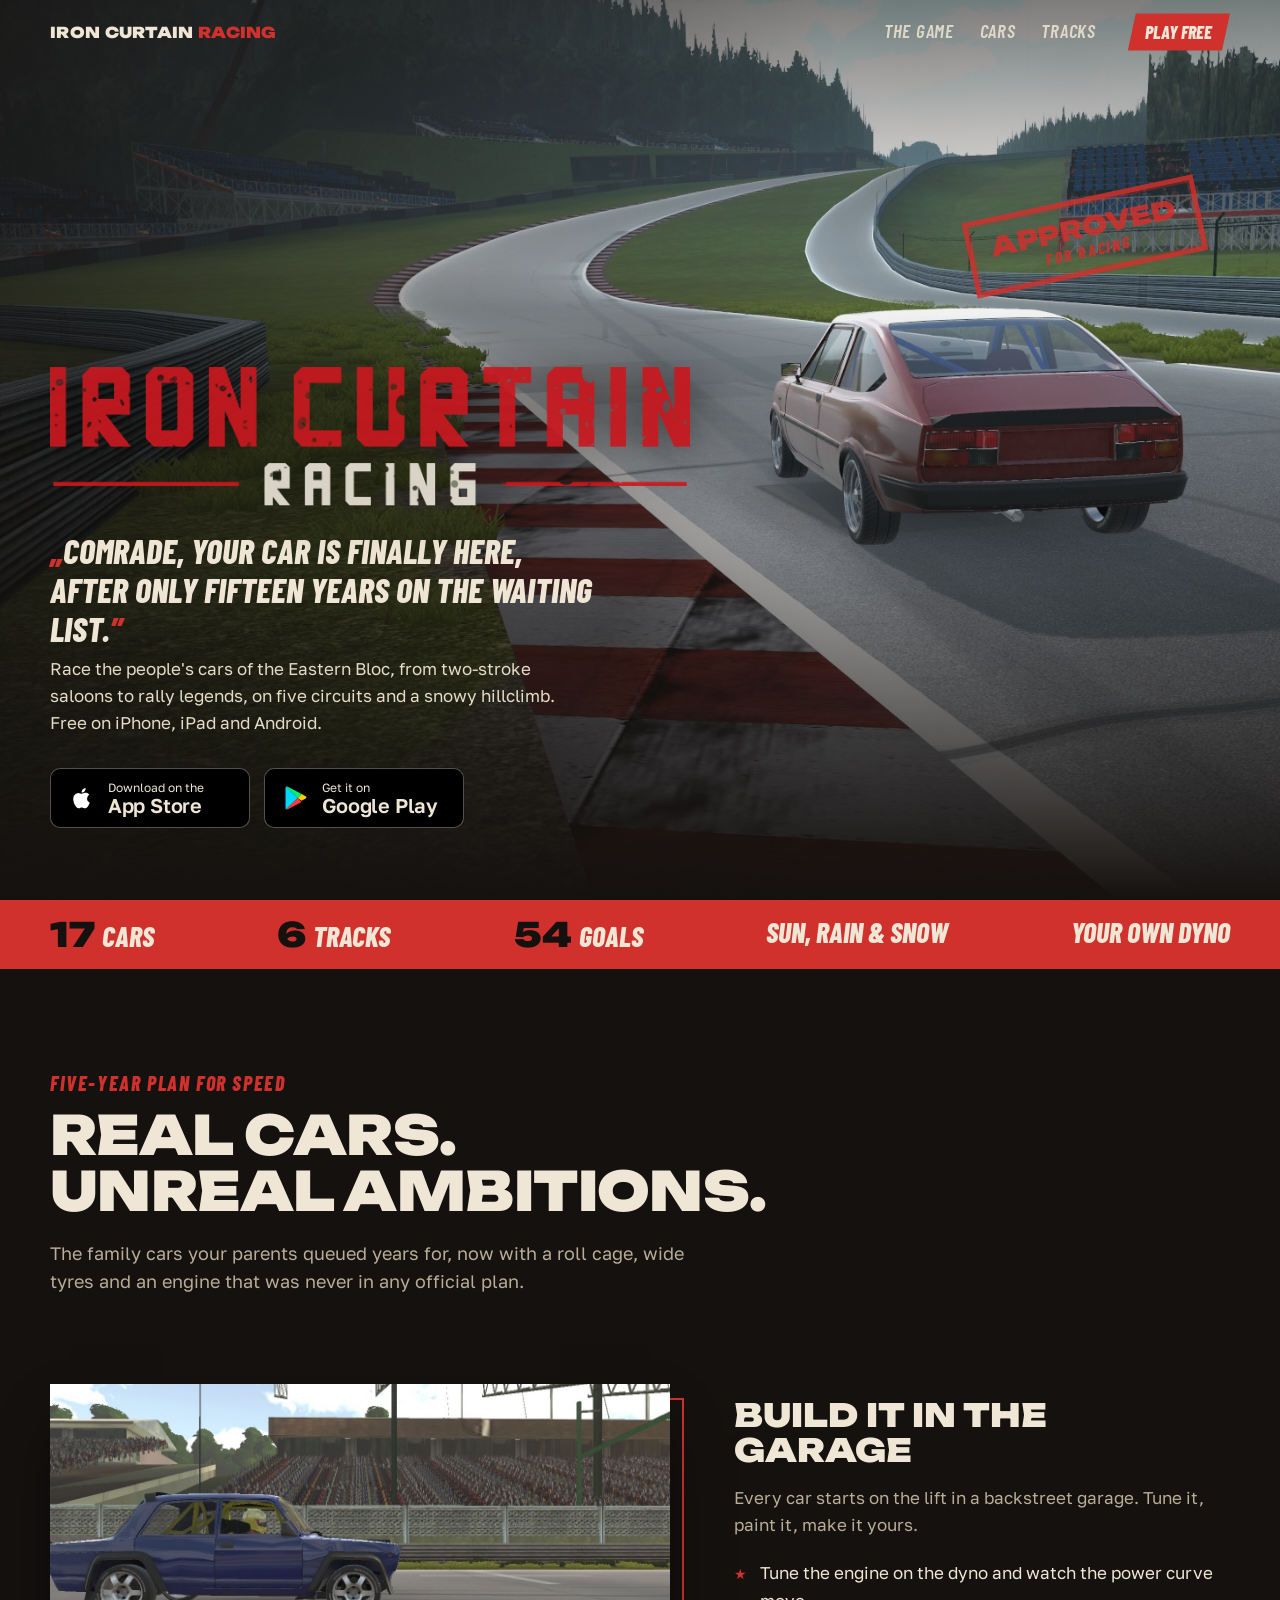
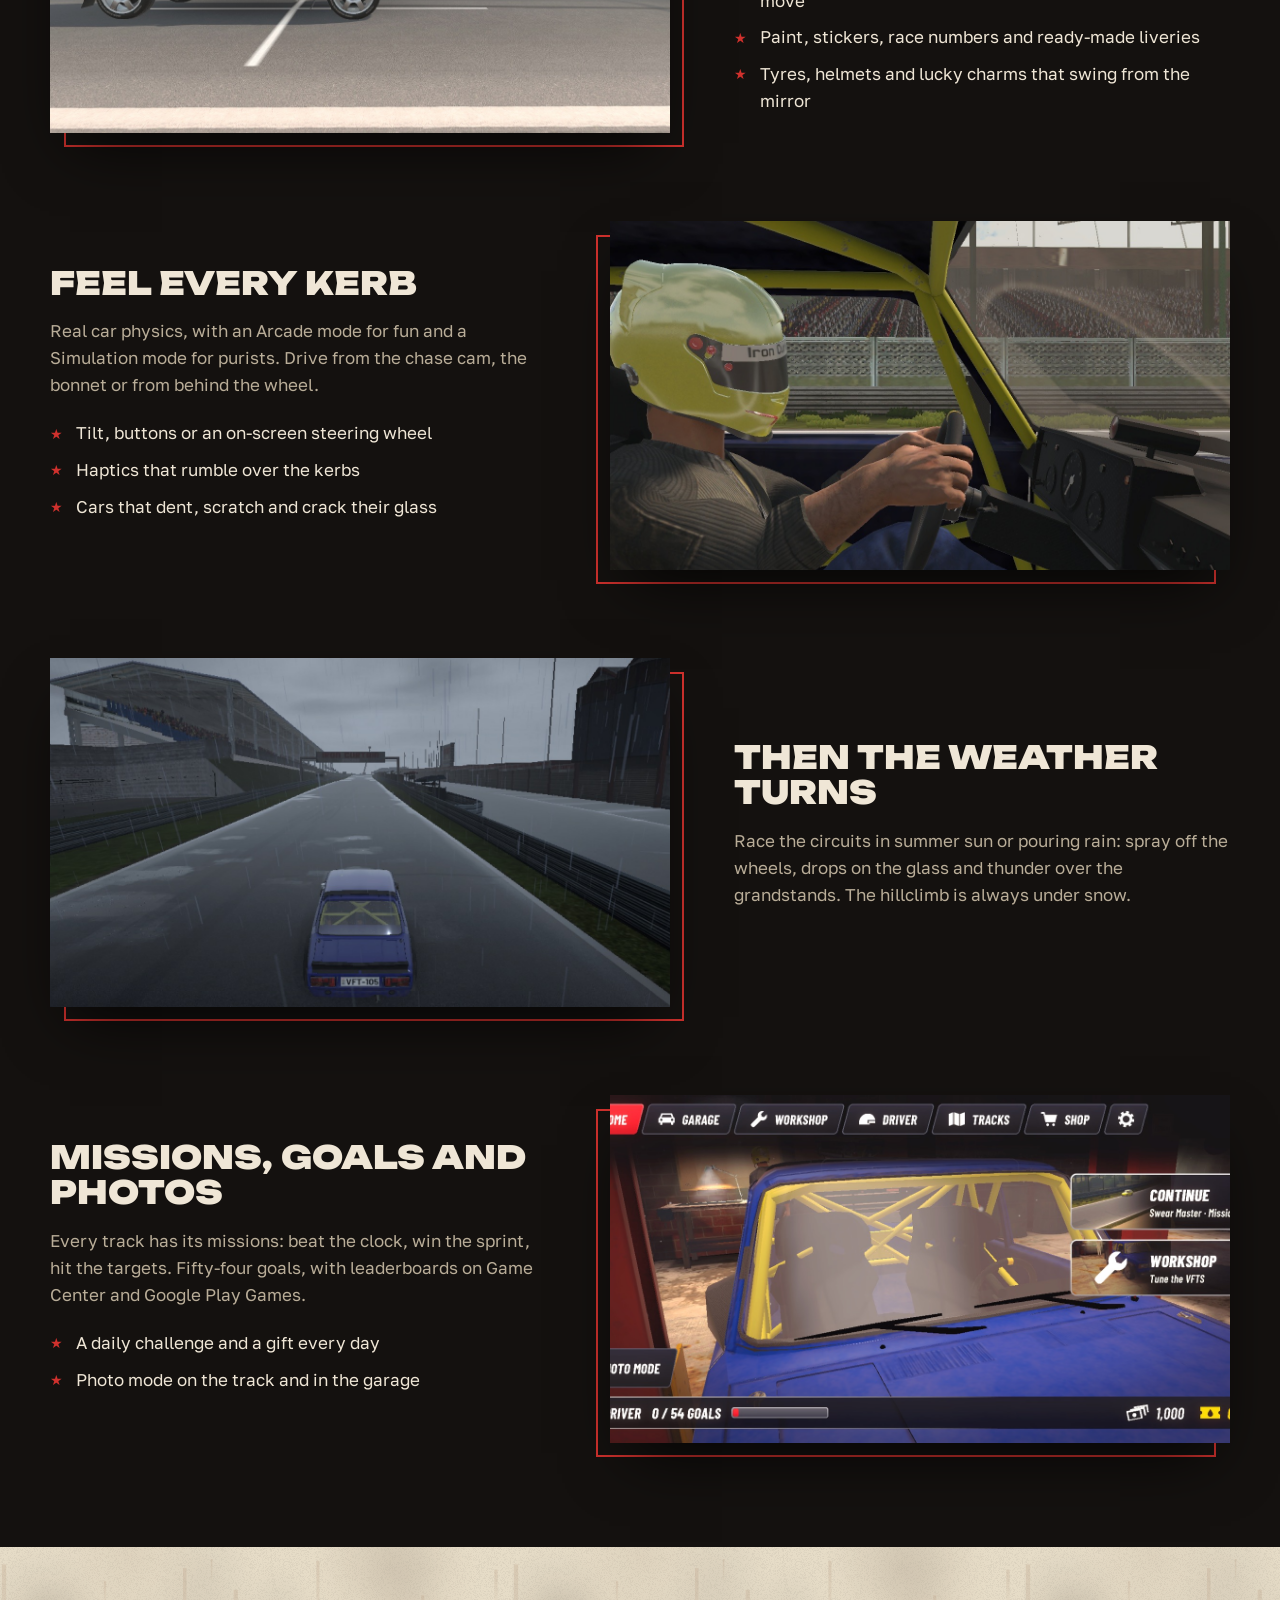
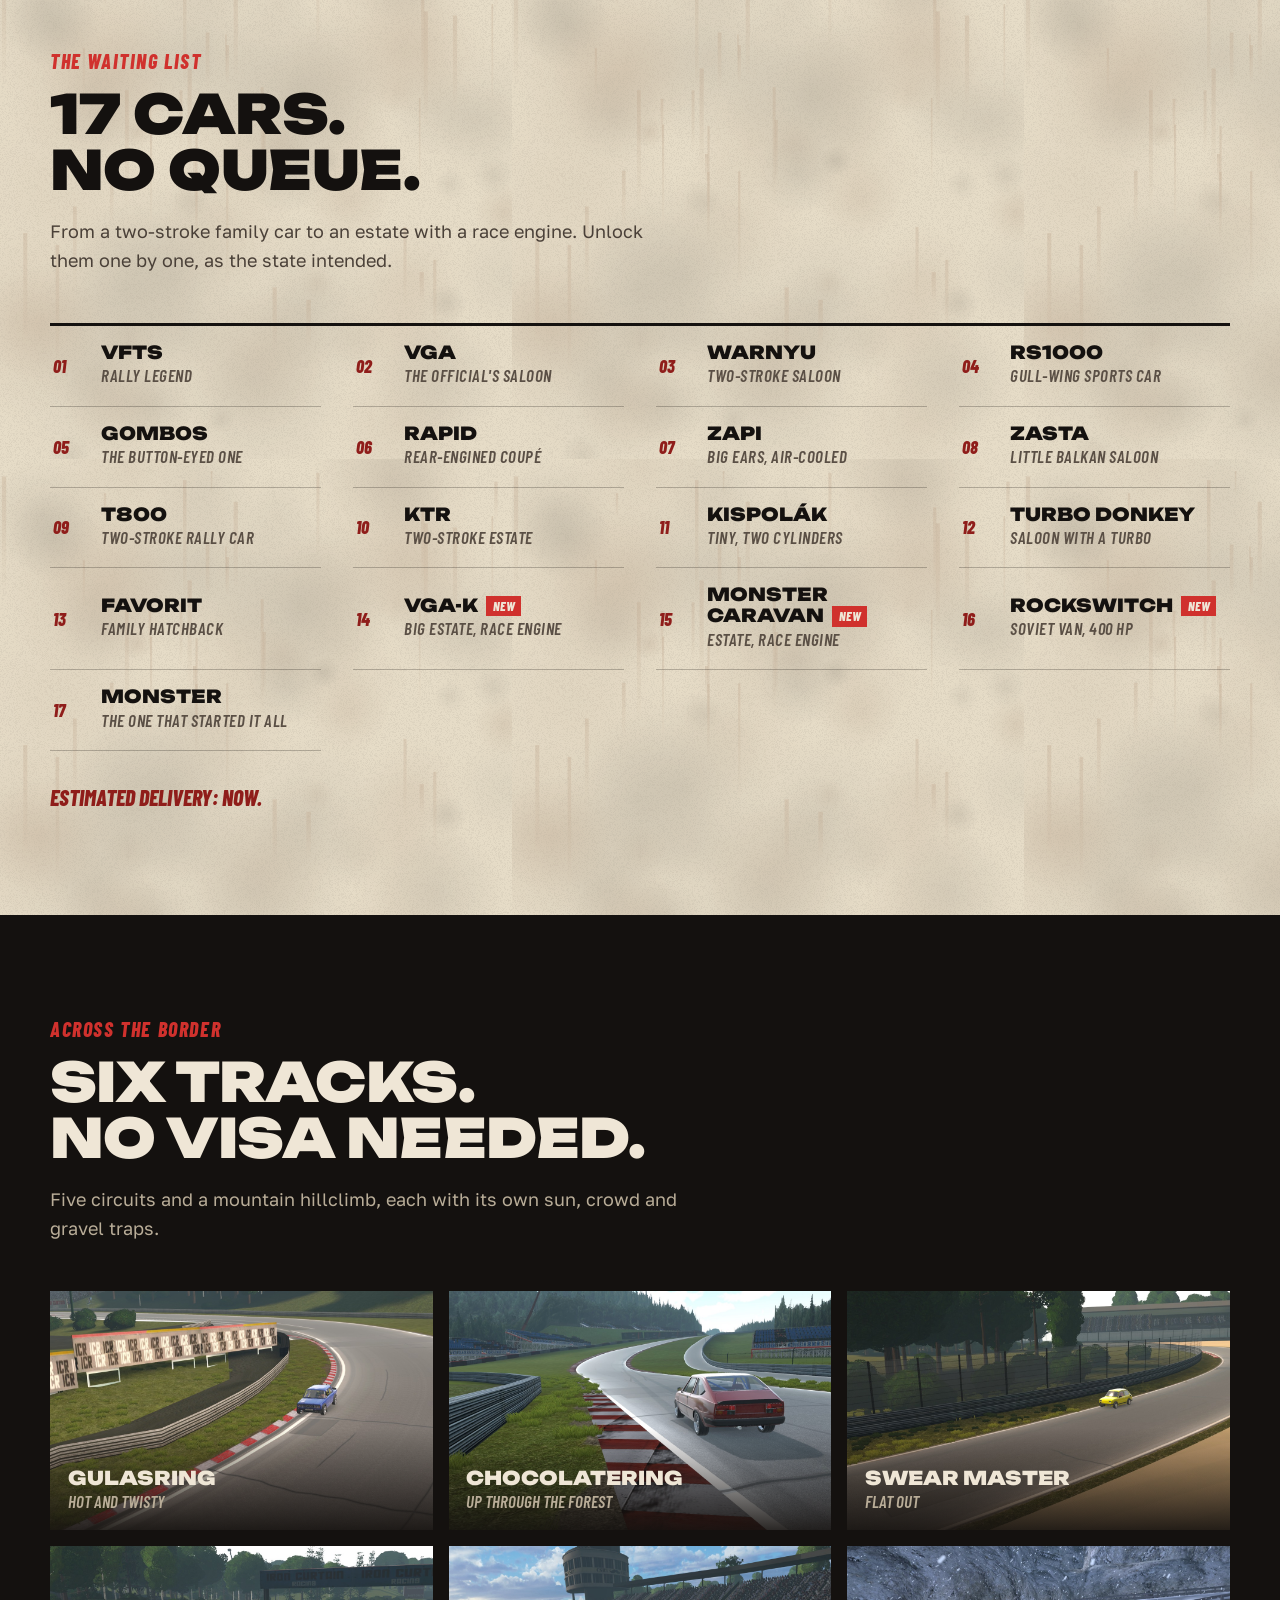
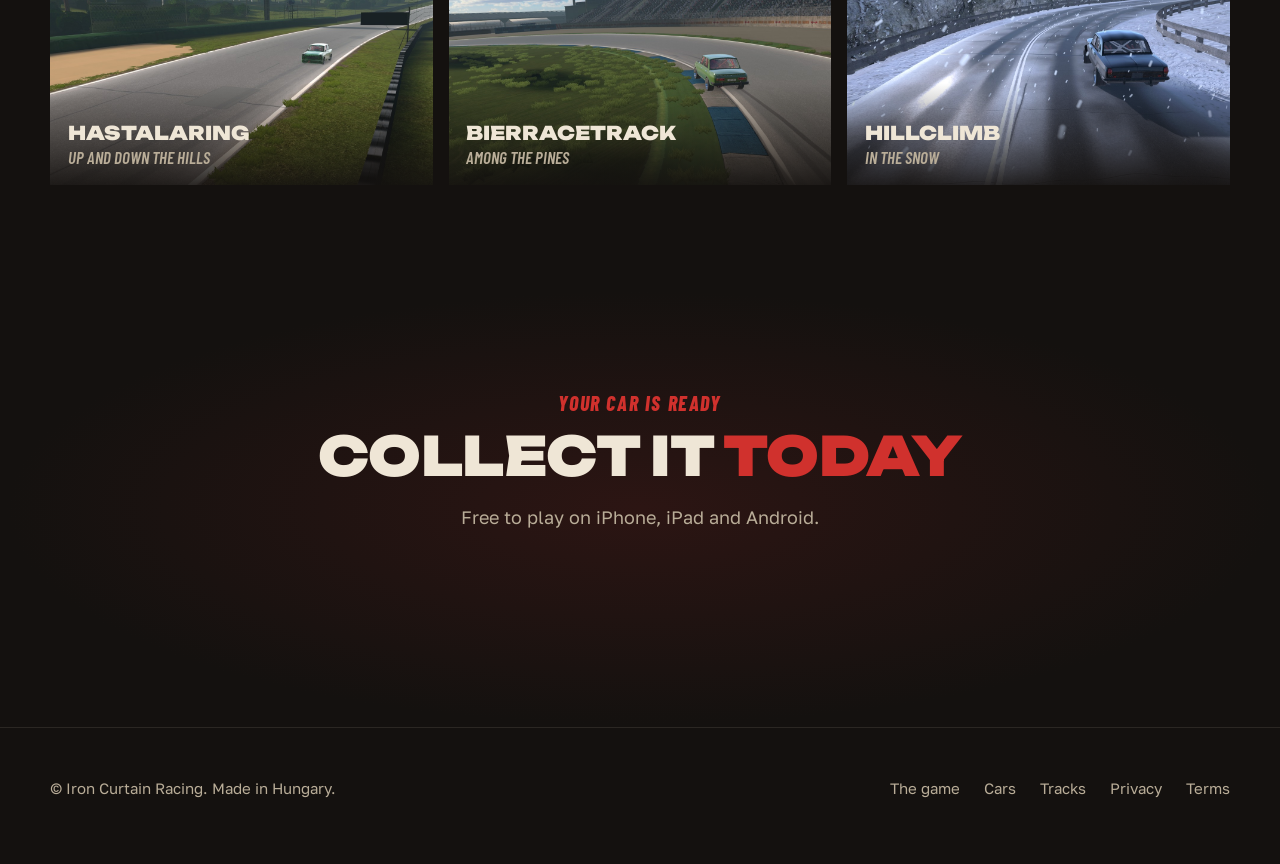
<file: index.html>
<!doctype html>
<html lang="en">
<head>
<meta charset="utf-8">
<meta name="viewport" content="width=device-width, initial-scale=1">
<title>Iron Curtain Racing: race the cars of the Eastern Bloc</title>
<meta name="description" content="Iron Curtain Racing is a mobile racing game with the people's cars of the Eastern Bloc: two-stroke saloons, rally legends and family estates with race engines, on six tracks. For iPhone, iPad and Android.">
<meta property="og:title" content="Iron Curtain Racing">
<meta property="og:description" content="Comrade, your car is finally here, after only fifteen years on the waiting list. Race the cars of the Eastern Bloc on iPhone and Android.">
<meta property="og:image" content="https://ironcurtainracing.com/img/hero.jpg">
<meta property="og:url" content="https://ironcurtainracing.com/">
<meta property="og:type" content="website">
<meta name="twitter:card" content="summary_large_image">
<meta name="theme-color" content="#14110f">
<link rel="preload" href="fonts/Unbounded-Black.ttf" as="font" type="font/ttf" crossorigin>
<style>
@font-face { font-family: "Unbounded"; src: url(fonts/Unbounded-Black.ttf) format("truetype"); font-weight: 900; font-display: swap; }
@font-face { font-family: "Barlow Condensed"; src: url(fonts/BarlowCondensed-ExtraBoldItalic.ttf) format("truetype"); font-weight: 800; font-style: italic; font-display: swap; }
@font-face { font-family: "Barlow Condensed"; src: url(fonts/BarlowCondensed-SemiBoldItalic.ttf) format("truetype"); font-weight: 600; font-style: italic; font-display: swap; }
@font-face { font-family: "Golos Text"; src: url(fonts/GolosText-Regular.ttf) format("truetype"); font-weight: 400; font-display: swap; }
@font-face { font-family: "Golos Text"; src: url(fonts/GolosText-SemiBold.ttf) format("truetype"); font-weight: 600; font-display: swap; }

:root {
  color-scheme: dark;
  --red: #d0312d; --red-dark: #8f1d1a; --cream: #efe6d6; --paper: #e6dcc7; --ink: #14110f;
  --muted: #b9ad98;
  --display: "Unbounded", Impact, sans-serif;
  --cond: "Barlow Condensed", "Arial Narrow", sans-serif;
  --body: "Golos Text", -apple-system, "Segoe UI", Roboto, sans-serif;
}
* { box-sizing: border-box; }
html { scroll-behavior: smooth; }
body { margin: 0; background: var(--ink); color: var(--cream); font: 400 17px/1.6 var(--body); }
img { display: block; max-width: 100%; }
a { color: inherit; }
.wrap { width: min(1180px, 100% - 2.5rem); margin-inline: auto; }

/* Grain over everything, as in the game's intro */
body::after { content: ""; position: fixed; inset: 0; pointer-events: none; z-index: 50;
  background: url(img/grime.png); opacity: .06; mix-blend-mode: overlay; }

/* Navigation */
.top { position: fixed; inset: 0 0 auto; z-index: 40; transition: background .3s; }
.top.solid { background: rgba(20,17,15,.92); backdrop-filter: blur(6px); box-shadow: 0 1px 0 rgba(239,230,214,.08); }
.top .wrap { display: flex; align-items: center; gap: 2rem; height: 64px; }
.top .brand { white-space: nowrap; font: 900 15px/1 var(--display); letter-spacing: .02em; text-decoration: none; text-transform: uppercase; }
.top .brand span { color: var(--red); }
.top ul { display: flex; gap: 1.6rem; margin: 0 0 0 auto; padding: 0; list-style: none; }
.top ul a { font: 600 italic 19px/1 var(--cond); text-transform: uppercase; letter-spacing: .04em; text-decoration: none; opacity: .85; }
.top ul a:hover { opacity: 1; color: var(--red); }
.top .cta { white-space: nowrap; font: 800 italic 18px/1 var(--cond); text-transform: uppercase; text-decoration: none; background: var(--red);
  padding: .6rem 1.1rem; clip-path: polygon(8px 0, 100% 0, calc(100% - 8px) 100%, 0 100%); }
@media (max-width: 820px) { .top ul { display: none; } .top .cta { margin-left: auto; } }
@media (max-width: 420px) { .top .brand { font-size: 12px; } .feature figure::after { inset: 10px -6px -10px 6px; } .feature.flip figure::after { inset: 10px 6px -10px -6px; } }

/* Hero */
.hero { position: relative; min-height: 100svh; display: grid; align-items: end; overflow: hidden; }
.hero > img { position: absolute; inset: 0; width: 100%; height: 100%; object-fit: cover; }
.hero::before { content: ""; position: absolute; inset: 0; z-index: 1;
  background: linear-gradient(180deg, rgba(20,17,15,.55) 0%, rgba(20,17,15,0) 30%, rgba(20,17,15,.35) 60%, var(--ink) 100%),
              linear-gradient(90deg, rgba(20,17,15,.75) 0%, rgba(20,17,15,0) 65%); }
.hero .wrap { position: relative; z-index: 2; padding-block: 0 4.5rem; }
.hero h1 { margin: 0; }
.hero h1 img { width: min(640px, 92%); height: auto; filter: drop-shadow(0 6px 24px rgba(0,0,0,.6)); }
.hero .quote { max-width: 34rem; margin: 1.6rem 0 .4rem; font: 800 italic clamp(24px, 3.3vw, 34px)/1.15 var(--cond); text-transform: uppercase; }
.hero .quote::before { content: "„"; color: var(--red); }
.hero .quote::after { content: "”"; color: var(--red); }
.hero .sub { margin: 0 0 2rem; color: var(--paper); max-width: 34rem; }
.stamp { position: absolute; right: 6%; top: 22%; z-index: 2; transform: rotate(-12deg); color: var(--red);
  border: 5px solid currentColor; padding: .6rem 1.2rem; font: 900 clamp(16px, 2.2vw, 26px)/1.1 var(--display); text-align: center;
  text-transform: uppercase; opacity: .85; box-shadow: inset 0 0 0 2px rgba(208,49,45,.35); }
.stamp small { display: block; font: 800 italic .62em/1.2 var(--cond); letter-spacing: .12em; }
@media (max-width: 820px) { .stamp { display: none; } }

/* Store buttons */
.stores { display: flex; flex-wrap: wrap; gap: .9rem; }
.store { display: inline-flex; align-items: center; gap: .75rem; padding: .7rem 1.3rem .7rem 1.05rem; min-width: 200px;
  background: #000; border: 1px solid rgba(239,230,214,.35); border-radius: 10px; text-decoration: none; transition: transform .15s, border-color .15s; }
.store:hover { transform: translateY(-2px); border-color: var(--cream); }
.store svg { width: 28px; height: 28px; flex: none; }
.store span { display: grid; line-height: 1.1; font-size: 12px; text-align: left; }
.store b { font: 600 20px/1.1 var(--body); letter-spacing: -.01em; }

/* Stats strip */
.strip { background: var(--red); }
.strip ul { display: flex; justify-content: space-between; gap: .6rem 1.5rem; margin-block: 0; padding: 1.1rem 0; list-style: none; flex-wrap: wrap; }
.strip li { font: 800 italic clamp(20px, 2.4vw, 28px)/1 var(--cond); text-transform: uppercase; display: flex; align-items: baseline; gap: .45rem; }
.strip li b { font: 900 1.2em/1 var(--display); font-style: normal; color: var(--ink); }

/* Section headings */
section { padding: 6.5rem 0; }
.kicker { font: 800 italic 20px/1 var(--cond); color: var(--red); text-transform: uppercase; letter-spacing: .08em; margin: 0 0 .9rem; }
h2 { font: 900 clamp(30px, 4.4vw, 54px)/1.04 var(--display); text-transform: uppercase; margin: 0 0 1.2rem; letter-spacing: -.01em; }
.lead { color: var(--muted); max-width: 40rem; font-size: 18px; margin: 0; }

/* Feature rows, alternating */
.feature { display: grid; grid-template-columns: 1.25fr 1fr; gap: clamp(2rem, 5vw, 4.5rem); align-items: center; margin-top: 5.5rem; }
.feature.flip { grid-template-columns: 1fr 1.25fr; }
.feature.flip figure { order: 2; }
.feature figure { margin: 0; position: relative; isolation: isolate; }
.feature figure img { width: 100%; aspect-ratio: 16/9; object-fit: cover; box-shadow: 0 30px 60px -20px rgba(0,0,0,.8); }
.feature figure::after { content: ""; position: absolute; inset: 14px -14px -14px 14px; border: 2px solid var(--red); z-index: -1; }
.feature.flip figure::after { inset: 14px 14px -14px -14px; }
.feature h3 { font: 900 clamp(22px, 2.5vw, 32px)/1.1 var(--display); text-transform: uppercase; margin: 0 0 1rem; }
.feature p { color: var(--muted); margin: 0 0 1rem; }
.feature ul { margin: 0; padding: 0; list-style: none; }
.feature li { padding: .3rem 0 .3rem 1.6rem; position: relative; }
.feature li::before { content: "★"; position: absolute; left: 0; color: var(--red); font-size: 14px; top: .5rem; }
@media (max-width: 820px) { .feature, .feature.flip { grid-template-columns: 1fr; } .feature.flip figure { order: 0; } }

/* Cars: the waiting list ledger */
.cars { background: var(--paper); color: var(--ink); position: relative; }
.cars::before { content: ""; position: absolute; inset: 0; background: url(img/grime.png); opacity: .3; mix-blend-mode: multiply; pointer-events: none; }
.cars .wrap { position: relative; }
.cars .lead { color: #4a4038; }
.ledger { display: grid; grid-template-columns: repeat(auto-fill, minmax(250px, 1fr)); column-gap: 2rem; margin: 3rem 0 0; padding: 0;
  border-top: 3px solid var(--ink); }
.ledger li { list-style: none; display: grid; grid-template-columns: 3rem 1fr; align-items: center; padding: 1rem .2rem;
  border-bottom: 1px solid rgba(20,17,15,.25); }
.ledger .no { font: 800 italic 18px/1 var(--cond); color: var(--red-dark); }
.ledger b { display: block; font: 900 18px/1.15 var(--display); text-transform: uppercase; }
.ledger span:not(.no) { font: 600 italic 17px/1.2 var(--cond); color: #5a4f45; text-transform: uppercase; letter-spacing: .03em; }
.ledger .new b::after { content: "NEW"; margin-left: .5rem; font: 800 italic 13px/1 var(--cond); background: var(--red); color: var(--cream);
  padding: .15rem .4rem; vertical-align: middle; }
.wait { margin: 2rem 0 0; font: 800 italic 22px/1.3 var(--cond); text-transform: uppercase; color: var(--red-dark); }

/* Tracks */
.tracks-grid { display: grid; grid-template-columns: repeat(3, 1fr); gap: 1rem; margin-top: 3rem; }
.track { position: relative; overflow: hidden; aspect-ratio: 16/10; margin: 0; }
.track img { width: 100%; height: 100%; object-fit: cover; transition: transform .6s; }
.track:hover img { transform: scale(1.06); }
.track figcaption { position: absolute; inset: auto 0 0; padding: 2.5rem 1.1rem .9rem; background: linear-gradient(transparent, rgba(20,17,15,.9)); }
.track b { display: block; font: 900 19px/1.1 var(--display); text-transform: uppercase; }
.track span { font: 600 italic 17px/1.2 var(--cond); color: var(--muted); text-transform: uppercase; }
@media (max-width: 900px) { .tracks-grid { grid-template-columns: 1fr 1fr; } }
@media (max-width: 560px) { .tracks-grid { grid-template-columns: 1fr; } }

/* Download */
.download { text-align: center; background: radial-gradient(ellipse at center, #2c1513 0%, var(--ink) 70%); }
.download .stores { justify-content: center; margin-top: 2rem; }
.download h2 span { color: var(--red); }

footer { padding: 3rem 0 4rem; border-top: 1px solid rgba(239,230,214,.1); color: var(--muted); font-size: 15px; }
footer .wrap { display: flex; flex-wrap: wrap; gap: 1rem 2.5rem; align-items: center; justify-content: space-between; }
footer a { text-decoration: none; margin-left: 1.5rem; }
footer a:hover { color: var(--cream); }

/* Reveal on scroll */
.js .reveal { opacity: 0; transform: translateY(30px); transition: opacity .8s ease, transform .8s ease; }
.js .reveal.in { opacity: 1; transform: none; }
@media (prefers-reduced-motion: reduce) { .js .reveal { opacity: 1; transform: none; transition: none; } html { scroll-behavior: auto; } }
</style>
<script>document.documentElement.classList.add("js")</script>
</head>
<body>

<svg width="0" height="0" style="position:absolute" aria-hidden="true">
  <symbol id="apple" viewBox="0 0 24 24"><path fill="#fff" d="M16.37 12.6c-.02-2.2 1.8-3.26 1.88-3.31-1.02-1.5-2.62-1.7-3.19-1.72-1.36-.14-2.65.8-3.34.8-.69 0-1.75-.78-2.88-.76a4.27 4.27 0 0 0-3.6 2.19c-1.53 2.66-.39 6.6 1.1 8.76.73 1.06 1.6 2.24 2.73 2.2 1.1-.04 1.51-.71 2.84-.71 1.32 0 1.7.71 2.86.69 1.18-.02 1.93-1.07 2.65-2.13a9.4 9.4 0 0 0 1.2-2.47 3.85 3.85 0 0 1-2.35-3.54ZM14.2 6.13c.6-.73 1-1.75.9-2.76-.87.04-1.92.58-2.54 1.31-.56.64-1.05 1.67-.92 2.66.97.08 1.96-.49 2.56-1.21Z"/></symbol>
  <symbol id="play" viewBox="0 0 24 24"><path fill="#00d7fe" d="M3.6 2.3 13.4 12l-9.8 9.7c-.35-.2-.6-.6-.6-1.1V3.4c0-.5.25-.9.6-1.1Z"/><path fill="#ffce00" d="m16.8 8.6 3.4 1.95c.95.55.95 1.35 0 1.9L16.8 14.4 13.4 12l3.4-3.4Z"/><path fill="#ff3a44" d="M16.8 15.4 13.4 12l-9.8 9.7c.35.2.85.2 1.4-.1l11.8-6.2Z"/><path fill="#00f076" d="M16.8 8.6 5 2.4c-.55-.3-1.05-.3-1.4-.1L13.4 12l3.4-3.4Z"/></symbol>
</svg>

<nav class="top">
  <div class="wrap">
    <a class="brand" href="#">Iron Curtain <span>Racing</span></a>
    <ul>
      <li><a href="#features">The game</a></li>
      <li><a href="#cars">Cars</a></li>
      <li><a href="#tracks">Tracks</a></li>
    </ul>
    <a class="cta" href="#download">Play free</a>
  </div>
</nav>

<header class="hero">
  <img src="img/hero.jpg" alt="A red coupé at the bottom of a steep climb" fetchpriority="high">
  <div class="stamp">Approved<small>for racing</small></div>
  <div class="wrap">
    <h1><img src="img/wordmark.png" alt="Iron Curtain Racing" width="1400" height="303"></h1>
    <p class="quote">Comrade, your car is finally here, after only fifteen years on the waiting list.</p>
    <p class="sub">Race the people's cars of the Eastern Bloc, from two-stroke saloons to rally legends, on five circuits and a snowy hillclimb. Free on iPhone, iPad and Android.</p>
    <div class="stores">
      <a class="store" href="https://apps.apple.com/app/id1069721882"><svg><use href="#apple"/></svg><span>Download on the<b>App Store</b></span></a>
      <a class="store" href="https://play.google.com/store/apps/details?id=com.attiladan.icr"><svg><use href="#play"/></svg><span>Get it on<b>Google Play</b></span></a>
    </div>
  </div>
</header>

<div class="strip">
  <ul class="wrap">
    <li><b>17</b> cars</li>
    <li><b>6</b> tracks</li>
    <li><b>54</b> goals</li>
    <li>Sun, rain &amp; snow</li>
    <li>Your own dyno</li>
  </ul>
</div>

<section id="features">
  <div class="wrap">
    <p class="kicker reveal">Five-year plan for speed</p>
    <h2 class="reveal">Real cars.<br>Unreal ambitions.</h2>
    <p class="lead reveal">The family cars your parents queued years for, now with a roll cage, wide tyres and an engine that was never in any official plan.</p>

    <div class="feature reveal">
      <figure><img src="img/side.jpg" alt="A blue saloon with a yellow roll cage on the grid" loading="lazy"></figure>
      <div>
        <h3>Build it in the garage</h3>
        <p>Every car starts on the lift in a backstreet garage. Tune it, paint it, make it yours.</p>
        <ul>
          <li>Tune the engine on the dyno and watch the power curve move</li>
          <li>Paint, stickers, race numbers and ready-made liveries</li>
          <li>Tyres, helmets and lucky charms that swing from the mirror</li>
        </ul>
      </div>
    </div>

    <div class="feature flip reveal">
      <figure><img src="img/cockpit.jpg" alt="The driver's view inside a saloon with a roll cage" loading="lazy"></figure>
      <div>
        <h3>Feel every kerb</h3>
        <p>Real car physics, with an Arcade mode for fun and a Simulation mode for purists. Drive from the chase cam, the bonnet or from behind the wheel.</p>
        <ul>
          <li>Tilt, buttons or an on-screen steering wheel</li>
          <li>Haptics that rumble over the kerbs</li>
          <li>Cars that dent, scratch and crack their glass</li>
        </ul>
      </div>
    </div>

    <div class="feature reveal">
      <figure><img src="img/rain.jpg" alt="A race car on a wet straight in the rain" loading="lazy"></figure>
      <div>
        <h3>Then the weather turns</h3>
        <p>Race the circuits in summer sun or pouring rain: spray off the wheels, drops on the glass and thunder over the grandstands. The hillclimb is always under snow.</p>
      </div>
    </div>

    <div class="feature flip reveal">
      <figure><img src="img/garage-ui.jpg" alt="The garage menu with the photo mode" loading="lazy"></figure>
      <div>
        <h3>Missions, goals and photos</h3>
        <p>Every track has its missions: beat the clock, win the sprint, hit the targets. Fifty-four goals, with leaderboards on Game Center and Google Play Games.</p>
        <ul>
          <li>A daily challenge and a gift every day</li>
          <li>Photo mode on the track and in the garage</li>
        </ul>
      </div>
    </div>
  </div>
</section>

<section id="cars" class="cars">
  <div class="wrap">
    <p class="kicker reveal">The waiting list</p>
    <h2 class="reveal">17 cars.<br>No queue.</h2>
    <p class="lead reveal">From a two-stroke family car to an estate with a race engine. Unlock them one by one, as the state intended.</p>
    <ol class="ledger reveal">
      <li><span class="no">01</span><div><b>VFTS</b><span>Rally legend</span></div></li>
      <li><span class="no">02</span><div><b>VGA</b><span>The official's saloon</span></div></li>
      <li><span class="no">03</span><div><b>WARNYU</b><span>Two-stroke saloon</span></div></li>
      <li><span class="no">04</span><div><b>RS1000</b><span>Gull-wing sports car</span></div></li>
      <li><span class="no">05</span><div><b>G0Mb0S</b><span>The button-eyed one</span></div></li>
      <li><span class="no">06</span><div><b>RAPID</b><span>Rear-engined coupé</span></div></li>
      <li><span class="no">07</span><div><b>ZAPI</b><span>Big ears, air-cooled</span></div></li>
      <li><span class="no">08</span><div><b>Zasta</b><span>Little Balkan saloon</span></div></li>
      <li><span class="no">09</span><div><b>T800</b><span>Two-stroke rally car</span></div></li>
      <li><span class="no">10</span><div><b>KTR</b><span>Two-stroke estate</span></div></li>
      <li><span class="no">11</span><div><b>KisPolák</b><span>Tiny, two cylinders</span></div></li>
      <li><span class="no">12</span><div><b>Turbo Donkey</b><span>Saloon with a turbo</span></div></li>
      <li><span class="no">13</span><div><b>Favorit</b><span>Family hatchback</span></div></li>
      <li class="new"><span class="no">14</span><div><b>VGA-K</b><span>Big estate, race engine</span></div></li>
      <li class="new"><span class="no">15</span><div><b>Monster Caravan</b><span>Estate, race engine</span></div></li>
      <li class="new"><span class="no">16</span><div><b>ROCKSWITCH</b><span>Soviet van, 400 hp</span></div></li>
      <li><span class="no">17</span><div><b>Monster</b><span>The one that started it all</span></div></li>
    </ol>
    <p class="wait reveal">Estimated delivery: now.</p>
  </div>
</section>

<section id="tracks">
  <div class="wrap">
    <p class="kicker reveal">Across the border</p>
    <h2 class="reveal">Six tracks.<br>No visa needed.</h2>
    <p class="lead reveal">Five circuits and a mountain hillclimb, each with its own sun, crowd and gravel traps.</p>
    <div class="tracks-grid">
      <figure class="track reveal"><img src="img/gulasring.jpg" alt="GulasRing" loading="lazy"><figcaption><b>GulasRing</b><span>Hot and twisty</span></figcaption></figure>
      <figure class="track reveal"><img src="img/chocolatering.jpg" alt="ChocolateRing" loading="lazy"><figcaption><b>ChocolateRing</b><span>Up through the forest</span></figcaption></figure>
      <figure class="track reveal"><img src="img/swearmaster.jpg" alt="Swear Master" loading="lazy"><figcaption><b>Swear Master</b><span>Flat out</span></figcaption></figure>
      <figure class="track reveal"><img src="img/hastalaring.jpg" alt="HastaLaRing" loading="lazy"><figcaption><b>HastaLaRing</b><span>Up and down the hills</span></figcaption></figure>
      <figure class="track reveal"><img src="img/bierracetrack.jpg" alt="BierRaceTrack" loading="lazy"><figcaption><b>BierRaceTrack</b><span>Among the pines</span></figcaption></figure>
      <figure class="track reveal"><img src="img/hillclimb.jpg" alt="Hillclimb" loading="lazy"><figcaption><b>Hillclimb</b><span>In the snow</span></figcaption></figure>
    </div>
  </div>
</section>

<section id="download" class="download">
  <div class="wrap">
    <p class="kicker reveal">Your car is ready</p>
    <h2 class="reveal">Collect it <span>today</span></h2>
    <p class="lead reveal" style="margin-inline:auto">Free to play on iPhone, iPad and Android.</p>
    <div class="stores reveal">
      <a class="store" href="https://apps.apple.com/app/id1069721882"><svg><use href="#apple"/></svg><span>Download on the<b>App Store</b></span></a>
      <a class="store" href="https://play.google.com/store/apps/details?id=com.attiladan.icr"><svg><use href="#play"/></svg><span>Get it on<b>Google Play</b></span></a>
    </div>
  </div>
</section>

<footer>
  <div class="wrap">
    <div>© Iron Curtain Racing. Made in Hungary.</div>
    <div><a href="#features">The game</a><a href="#cars">Cars</a><a href="#tracks">Tracks</a><a href="privacy/">Privacy</a><a href="terms/">Terms</a></div>
  </div>
</footer>

<script>
  const nav = document.querySelector(".top");
  const onScroll = () => nav.classList.toggle("solid", scrollY > 40);
  addEventListener("scroll", onScroll, { passive: true }); onScroll();
  const io = new IntersectionObserver(es => es.forEach(e => { if (e.isIntersecting) { e.target.classList.add("in"); io.unobserve(e.target); } }), { threshold: .12 });
  document.querySelectorAll(".reveal").forEach(el => io.observe(el));
</script>
</body>
</html>
</file>
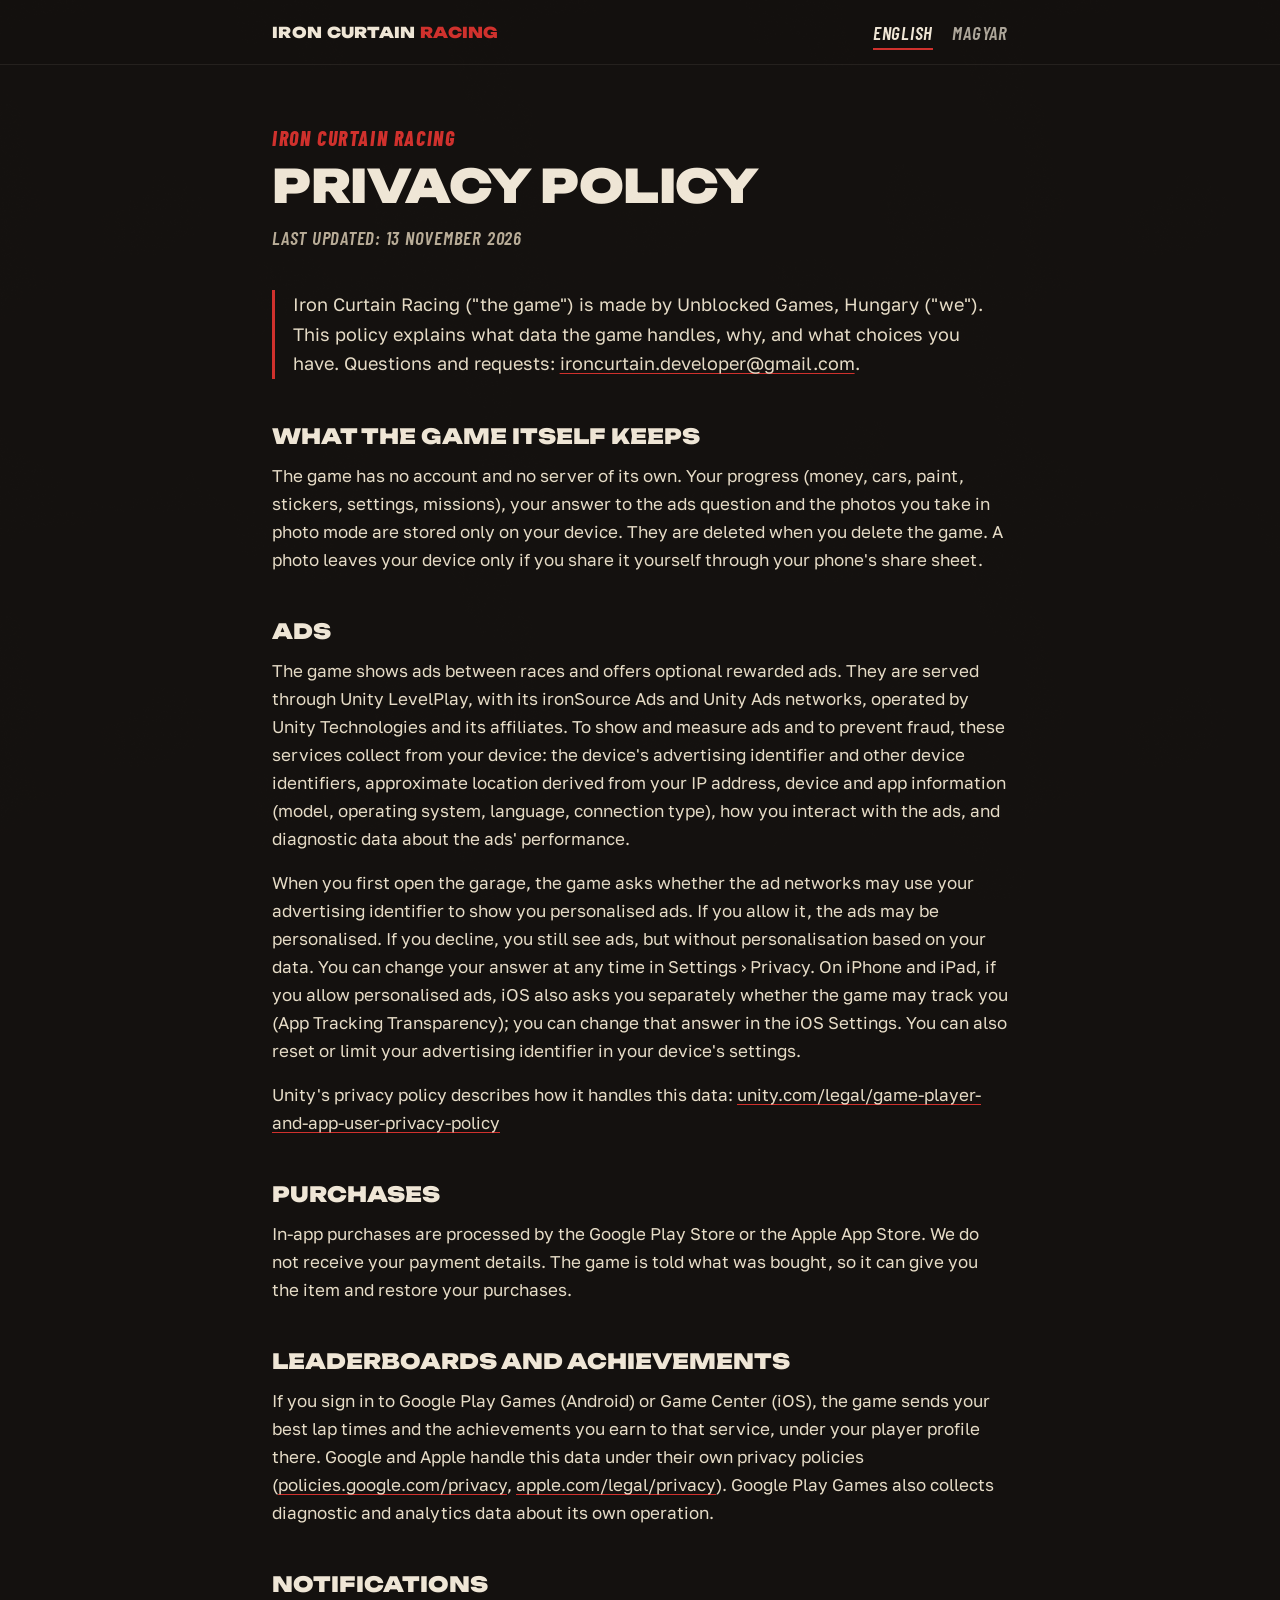
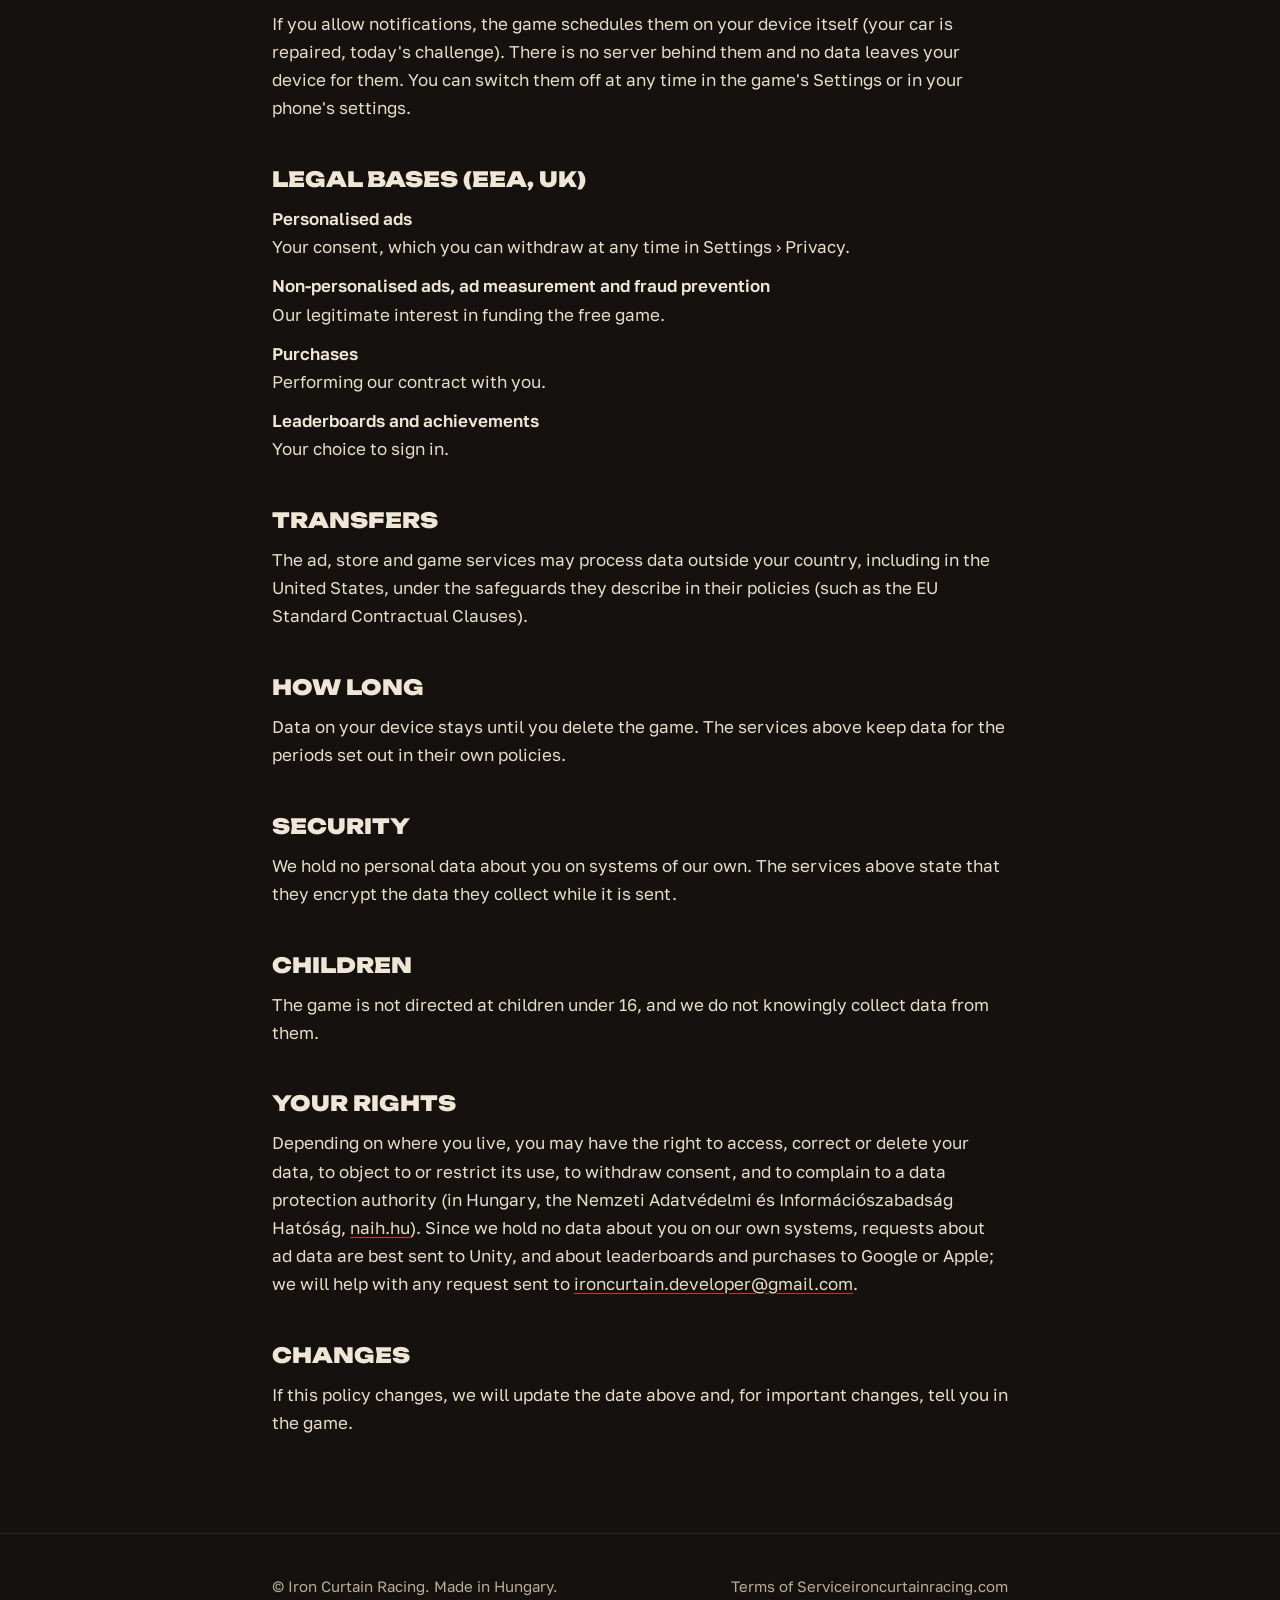
<file: privacy/index.html>
<!doctype html>
<html lang="en">
<head>
<meta charset="utf-8">
<meta name="viewport" content="width=device-width, initial-scale=1">
<title>Privacy Policy · Iron Curtain Racing</title>
<meta name="description" content="What data the game Iron Curtain Racing handles, why, and what choices you have.">
<link rel="canonical" href="https://ironcurtainracing.com/privacy/">
<link rel="alternate" hreflang="en" href="https://ironcurtainracing.com/privacy/">
<link rel="alternate" hreflang="hu" href="https://ironcurtainracing.com/privacy/hu/">
<meta name="theme-color" content="#14110f">
<link rel="stylesheet" href="style.css">
</head>
<body>

<nav class="top">
  <div class="wrap">
    <a class="brand" href="../">Iron Curtain <span>Racing</span></a>
    <div class="lang">
      <a href="./" aria-current="page">English</a>
      <a href="hu/" lang="hu" hreflang="hu">Magyar</a>
    </div>
  </div>
</nav>

<main class="wrap">
  <p class="kicker">Iron Curtain Racing</p>
  <h1>Privacy Policy</h1>
  <p class="updated">Last updated: 13 November 2026</p>

  <p class="intro">Iron Curtain Racing ("the game") is made by Unblocked Games, Hungary ("we"). This policy explains what data the game handles, why, and what choices you have. Questions and requests: <a href="mailto:ironcurtain.developer@gmail.com">ironcurtain.developer@gmail.com</a>.</p>

  <h2>What the game itself keeps</h2>
  <p>The game has no account and no server of its own. Your progress (money, cars, paint, stickers, settings, missions), your answer to the ads question and the photos you take in photo mode are stored only on your device. They are deleted when you delete the game. A photo leaves your device only if you share it yourself through your phone's share sheet.</p>

  <h2>Ads</h2>
  <p>The game shows ads between races and offers optional rewarded ads. They are served through Unity LevelPlay, with its ironSource Ads and Unity Ads networks, operated by Unity Technologies and its affiliates. To show and measure ads and to prevent fraud, these services collect from your device: the device's advertising identifier and other device identifiers, approximate location derived from your IP address, device and app information (model, operating system, language, connection type), how you interact with the ads, and diagnostic data about the ads' performance.</p>
  <p>When you first open the garage, the game asks whether the ad networks may use your advertising identifier to show you personalised ads. If you allow it, the ads may be personalised. If you decline, you still see ads, but without personalisation based on your data. You can change your answer at any time in Settings › Privacy. On iPhone and iPad, if you allow personalised ads, iOS also asks you separately whether the game may track you (App Tracking Transparency); you can change that answer in the iOS Settings. You can also reset or limit your advertising identifier in your device's settings.</p>
  <p>Unity's privacy policy describes how it handles this data: <a href="https://unity.com/legal/game-player-and-app-user-privacy-policy">unity.com/legal/game-player-and-app-user-privacy-policy</a></p>

  <h2>Purchases</h2>
  <p>In-app purchases are processed by the Google Play Store or the Apple App Store. We do not receive your payment details. The game is told what was bought, so it can give you the item and restore your purchases.</p>

  <h2>Leaderboards and achievements</h2>
  <p>If you sign in to Google Play Games (Android) or Game Center (iOS), the game sends your best lap times and the achievements you earn to that service, under your player profile there. Google and Apple handle this data under their own privacy policies (<a href="https://policies.google.com/privacy">policies.google.com/privacy</a>, <a href="https://www.apple.com/legal/privacy/">apple.com/legal/privacy</a>). Google Play Games also collects diagnostic and analytics data about its own operation.</p>

  <h2>Notifications</h2>
  <p>If you allow notifications, the game schedules them on your device itself (your car is repaired, today's challenge). There is no server behind them and no data leaves your device for them. You can switch them off at any time in the game's Settings or in your phone's settings.</p>

  <h2>Legal bases (EEA, UK)</h2>
  <dl>
    <dt>Personalised ads</dt>
    <dd>Your consent, which you can withdraw at any time in Settings › Privacy.</dd>
    <dt>Non-personalised ads, ad measurement and fraud prevention</dt>
    <dd>Our legitimate interest in funding the free game.</dd>
    <dt>Purchases</dt>
    <dd>Performing our contract with you.</dd>
    <dt>Leaderboards and achievements</dt>
    <dd>Your choice to sign in.</dd>
  </dl>

  <h2>Transfers</h2>
  <p>The ad, store and game services may process data outside your country, including in the United States, under the safeguards they describe in their policies (such as the EU Standard Contractual Clauses).</p>

  <h2>How long</h2>
  <p>Data on your device stays until you delete the game. The services above keep data for the periods set out in their own policies.</p>

  <h2>Security</h2>
  <p>We hold no personal data about you on systems of our own. The services above state that they encrypt the data they collect while it is sent.</p>

  <h2>Children</h2>
  <p>The game is not directed at children under 16, and we do not knowingly collect data from them.</p>

  <h2>Your rights</h2>
  <p>Depending on where you live, you may have the right to access, correct or delete your data, to object to or restrict its use, to withdraw consent, and to complain to a data protection authority (in Hungary, the Nemzeti Adatvédelmi és Információszabadság Hatóság, <a href="https://naih.hu">naih.hu</a>). Since we hold no data about you on our own systems, requests about ad data are best sent to Unity, and about leaderboards and purchases to Google or Apple; we will help with any request sent to <a href="mailto:ironcurtain.developer@gmail.com">ironcurtain.developer@gmail.com</a>.</p>

  <h2>Changes</h2>
  <p>If this policy changes, we will update the date above and, for important changes, tell you in the game.</p>
</main>

<footer>
  <div class="wrap">
    <div>© Iron Curtain Racing. Made in Hungary.</div>
    <div><a href="../terms/">Terms of Service</a><a href="../">ironcurtainracing.com</a></div>
  </div>
</footer>

</body>
</html>
</file>
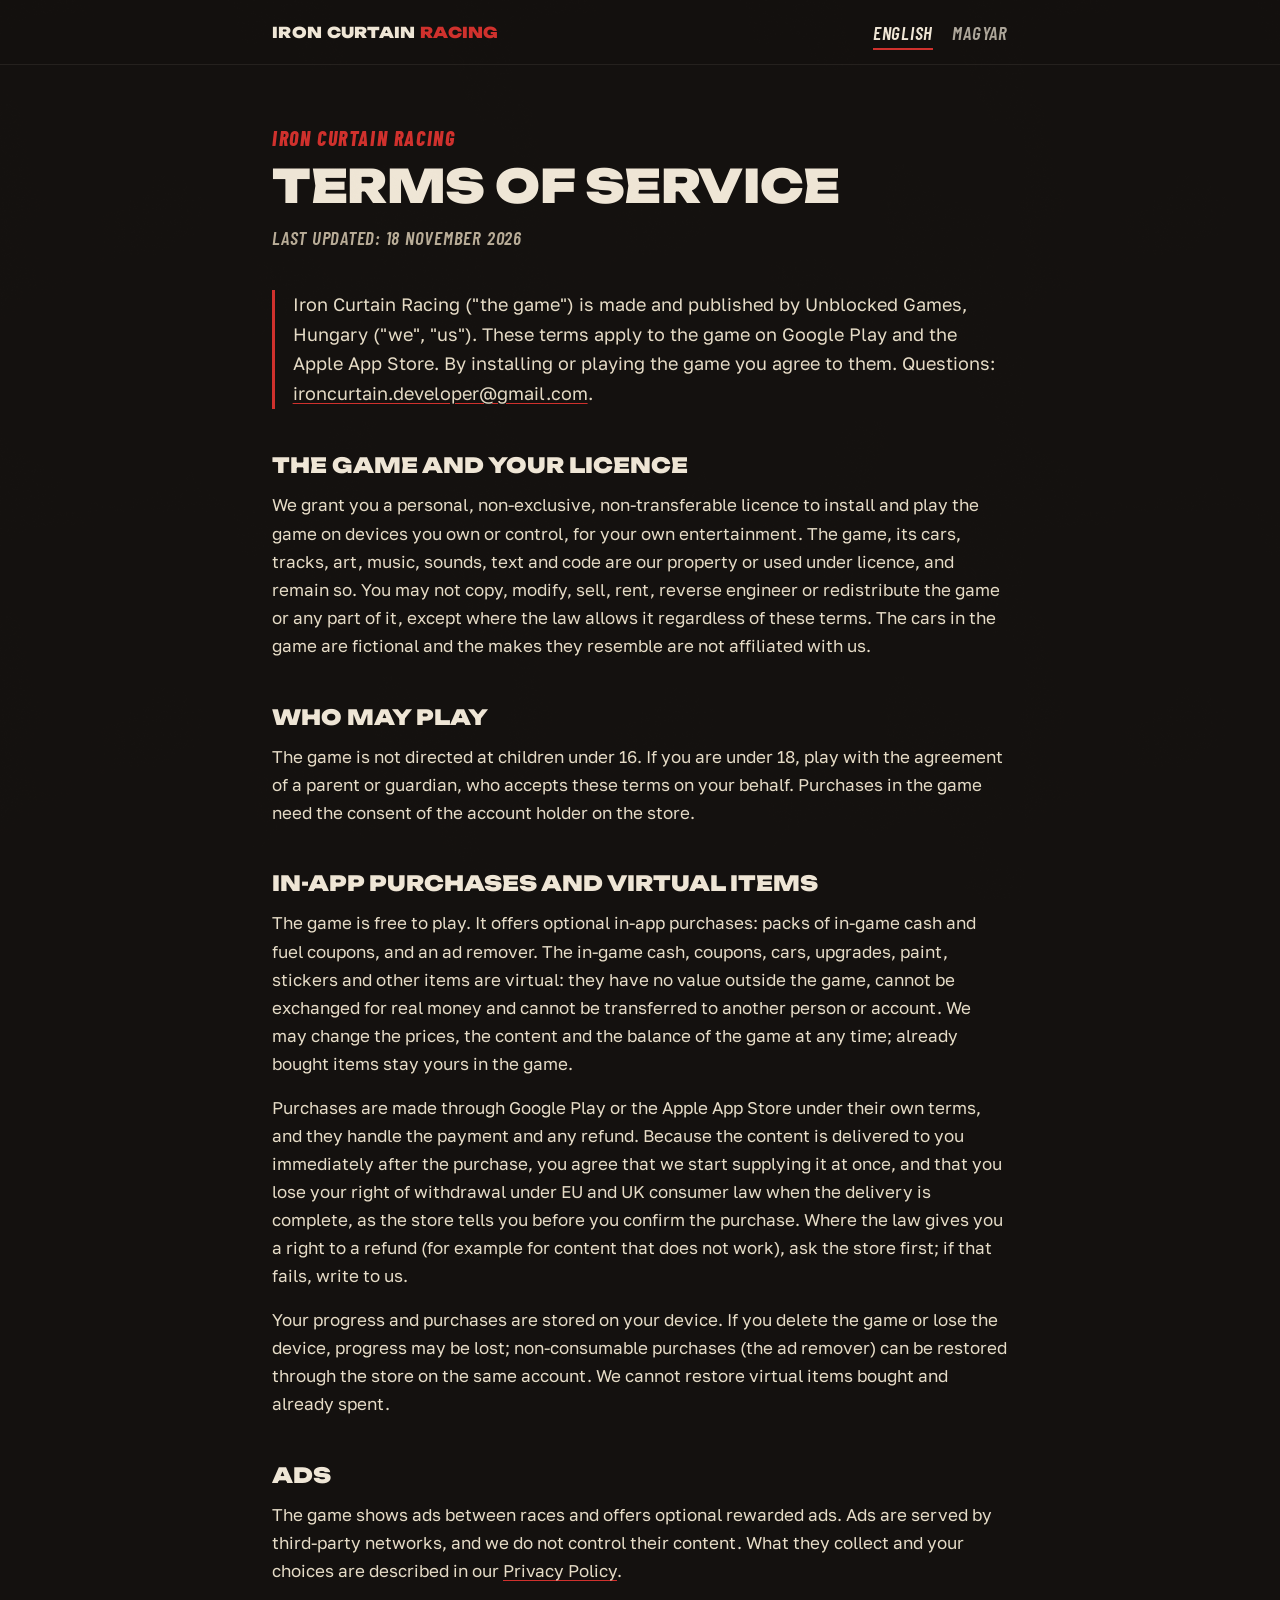
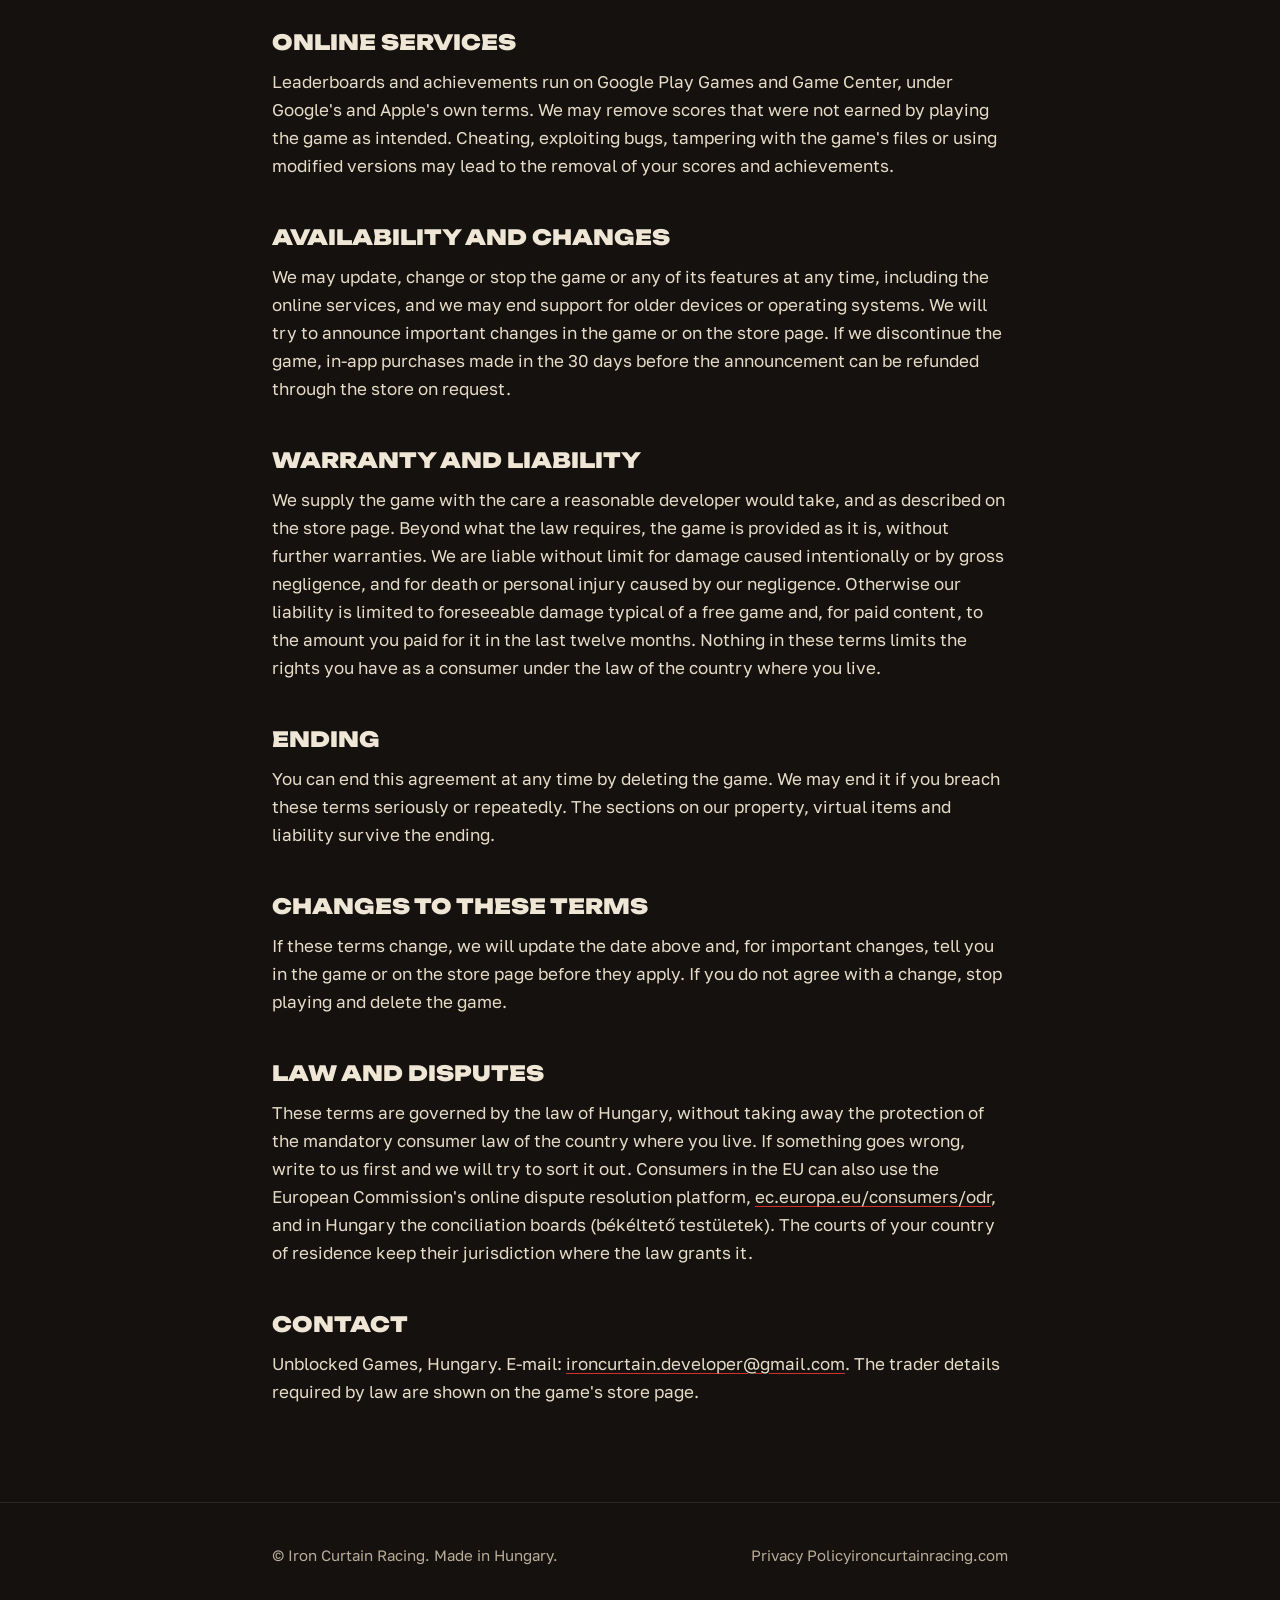
<file: terms/index.html>
<!doctype html>
<html lang="en">
<head>
<meta charset="utf-8">
<meta name="viewport" content="width=device-width, initial-scale=1">
<title>Terms of Service · Iron Curtain Racing</title>
<meta name="description" content="The terms on which you may play the game Iron Curtain Racing.">
<link rel="canonical" href="https://ironcurtainracing.com/terms/">
<link rel="alternate" hreflang="en" href="https://ironcurtainracing.com/terms/">
<link rel="alternate" hreflang="hu" href="https://ironcurtainracing.com/terms/hu/">
<meta name="theme-color" content="#14110f">
<link rel="stylesheet" href="../privacy/style.css">
</head>
<body>

<nav class="top">
  <div class="wrap">
    <a class="brand" href="../">Iron Curtain <span>Racing</span></a>
    <div class="lang">
      <a href="./" aria-current="page">English</a>
      <a href="hu/" lang="hu" hreflang="hu">Magyar</a>
    </div>
  </div>
</nav>

<main class="wrap">
  <p class="kicker">Iron Curtain Racing</p>
  <h1>Terms of Service</h1>
  <p class="updated">Last updated: 18 November 2026</p>

  <p class="intro">Iron Curtain Racing ("the game") is made and published by Unblocked Games, Hungary ("we", "us"). These terms apply to the game on Google Play and the Apple App Store. By installing or playing the game you agree to them. Questions: <a href="mailto:ironcurtain.developer@gmail.com">ironcurtain.developer@gmail.com</a>.</p>

  <h2>The game and your licence</h2>
  <p>We grant you a personal, non-exclusive, non-transferable licence to install and play the game on devices you own or control, for your own entertainment. The game, its cars, tracks, art, music, sounds, text and code are our property or used under licence, and remain so. You may not copy, modify, sell, rent, reverse engineer or redistribute the game or any part of it, except where the law allows it regardless of these terms. The cars in the game are fictional and the makes they resemble are not affiliated with us.</p>

  <h2>Who may play</h2>
  <p>The game is not directed at children under 16. If you are under 18, play with the agreement of a parent or guardian, who accepts these terms on your behalf. Purchases in the game need the consent of the account holder on the store.</p>

  <h2>In-app purchases and virtual items</h2>
  <p>The game is free to play. It offers optional in-app purchases: packs of in-game cash and fuel coupons, and an ad remover. The in-game cash, coupons, cars, upgrades, paint, stickers and other items are virtual: they have no value outside the game, cannot be exchanged for real money and cannot be transferred to another person or account. We may change the prices, the content and the balance of the game at any time; already bought items stay yours in the game.</p>
  <p>Purchases are made through Google Play or the Apple App Store under their own terms, and they handle the payment and any refund. Because the content is delivered to you immediately after the purchase, you agree that we start supplying it at once, and that you lose your right of withdrawal under EU and UK consumer law when the delivery is complete, as the store tells you before you confirm the purchase. Where the law gives you a right to a refund (for example for content that does not work), ask the store first; if that fails, write to us.</p>
  <p>Your progress and purchases are stored on your device. If you delete the game or lose the device, progress may be lost; non-consumable purchases (the ad remover) can be restored through the store on the same account. We cannot restore virtual items bought and already spent.</p>

  <h2>Ads</h2>
  <p>The game shows ads between races and offers optional rewarded ads. Ads are served by third-party networks, and we do not control their content. What they collect and your choices are described in our <a href="../privacy/">Privacy Policy</a>.</p>

  <h2>Online services</h2>
  <p>Leaderboards and achievements run on Google Play Games and Game Center, under Google's and Apple's own terms. We may remove scores that were not earned by playing the game as intended. Cheating, exploiting bugs, tampering with the game's files or using modified versions may lead to the removal of your scores and achievements.</p>

  <h2>Availability and changes</h2>
  <p>We may update, change or stop the game or any of its features at any time, including the online services, and we may end support for older devices or operating systems. We will try to announce important changes in the game or on the store page. If we discontinue the game, in-app purchases made in the 30 days before the announcement can be refunded through the store on request.</p>

  <h2>Warranty and liability</h2>
  <p>We supply the game with the care a reasonable developer would take, and as described on the store page. Beyond what the law requires, the game is provided as it is, without further warranties. We are liable without limit for damage caused intentionally or by gross negligence, and for death or personal injury caused by our negligence. Otherwise our liability is limited to foreseeable damage typical of a free game and, for paid content, to the amount you paid for it in the last twelve months. Nothing in these terms limits the rights you have as a consumer under the law of the country where you live.</p>

  <h2>Ending</h2>
  <p>You can end this agreement at any time by deleting the game. We may end it if you breach these terms seriously or repeatedly. The sections on our property, virtual items and liability survive the ending.</p>

  <h2>Changes to these terms</h2>
  <p>If these terms change, we will update the date above and, for important changes, tell you in the game or on the store page before they apply. If you do not agree with a change, stop playing and delete the game.</p>

  <h2>Law and disputes</h2>
  <p>These terms are governed by the law of Hungary, without taking away the protection of the mandatory consumer law of the country where you live. If something goes wrong, write to us first and we will try to sort it out. Consumers in the EU can also use the European Commission's online dispute resolution platform, <a href="https://ec.europa.eu/consumers/odr">ec.europa.eu/consumers/odr</a>, and in Hungary the conciliation boards (békéltető testületek). The courts of your country of residence keep their jurisdiction where the law grants it.</p>

  <h2>Contact</h2>
  <p>Unblocked Games, Hungary. E-mail: <a href="mailto:ironcurtain.developer@gmail.com">ironcurtain.developer@gmail.com</a>. The trader details required by law are shown on the game's store page.</p>
</main>

<footer>
  <div class="wrap">
    <div>© Iron Curtain Racing. Made in Hungary.</div>
    <div><a href="../privacy/">Privacy Policy</a><a href="../">ironcurtainracing.com</a></div>
  </div>
</footer>

</body>
</html>
</file>
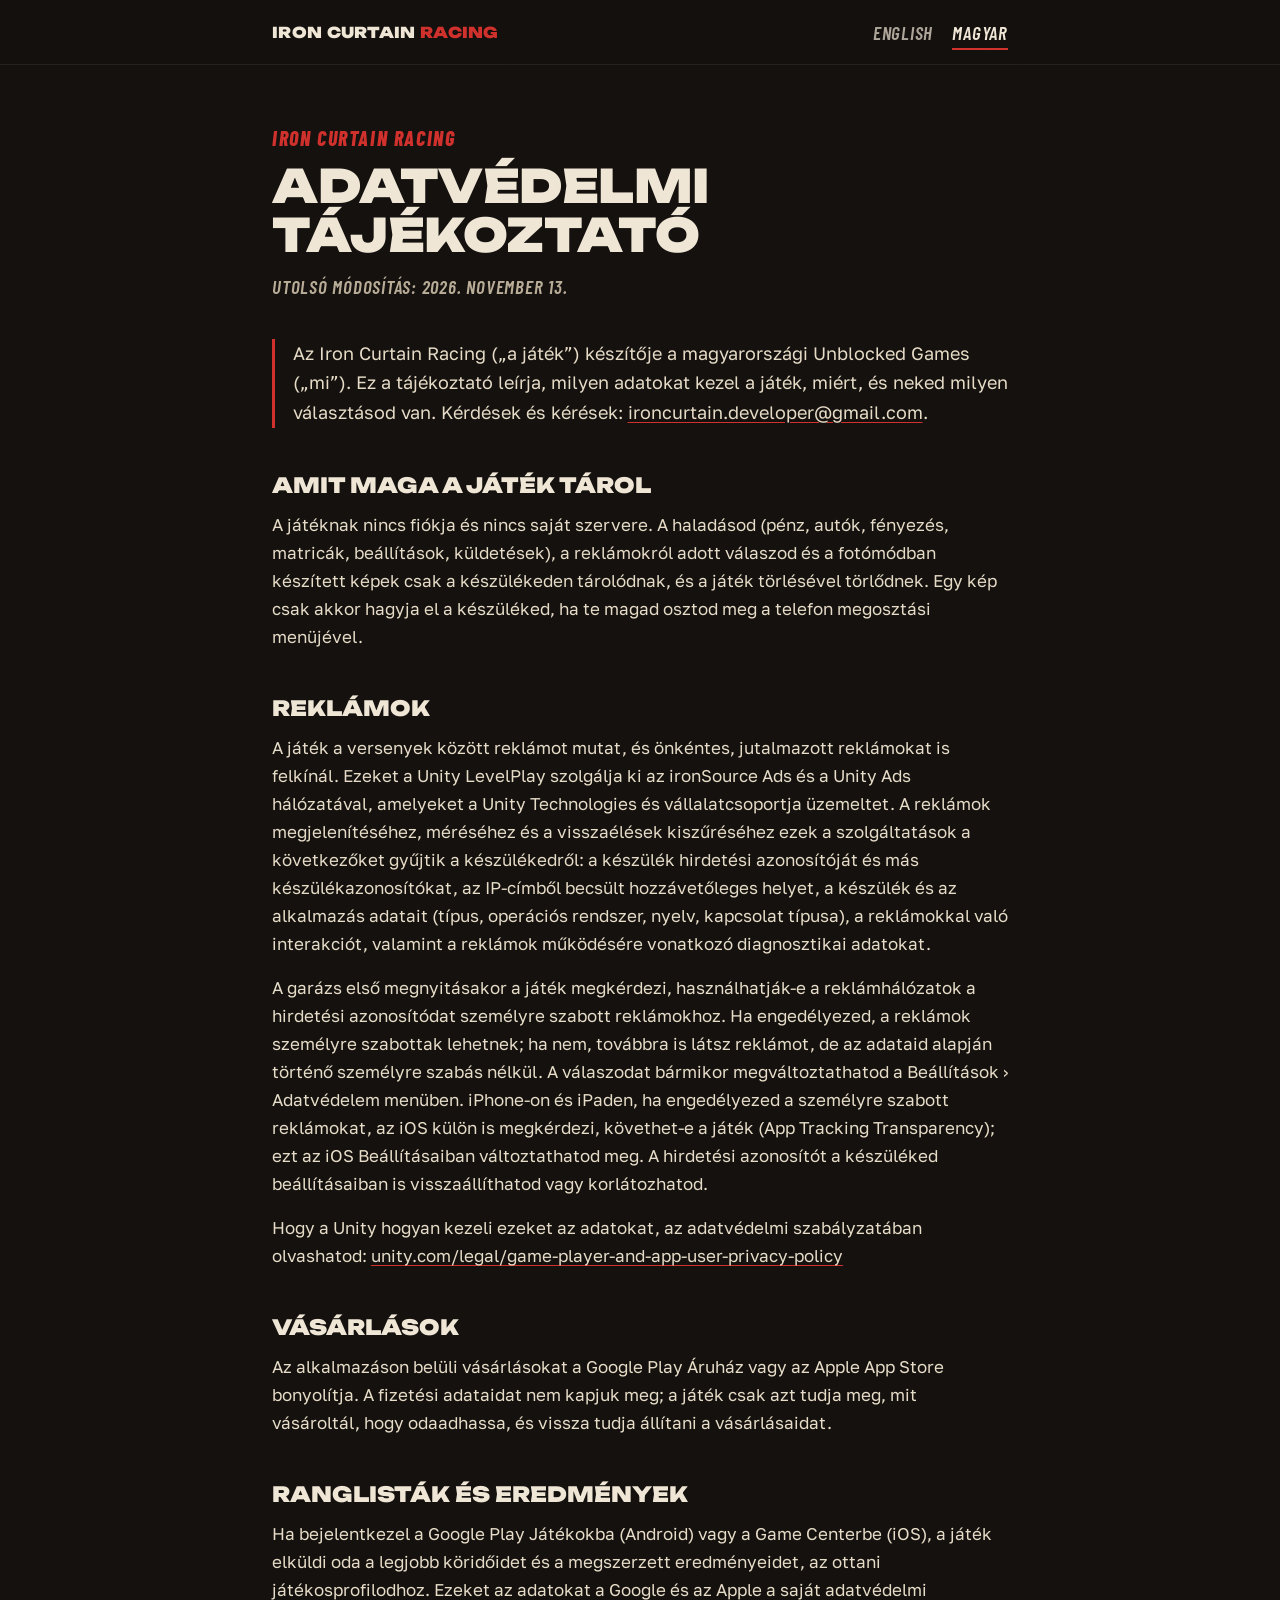
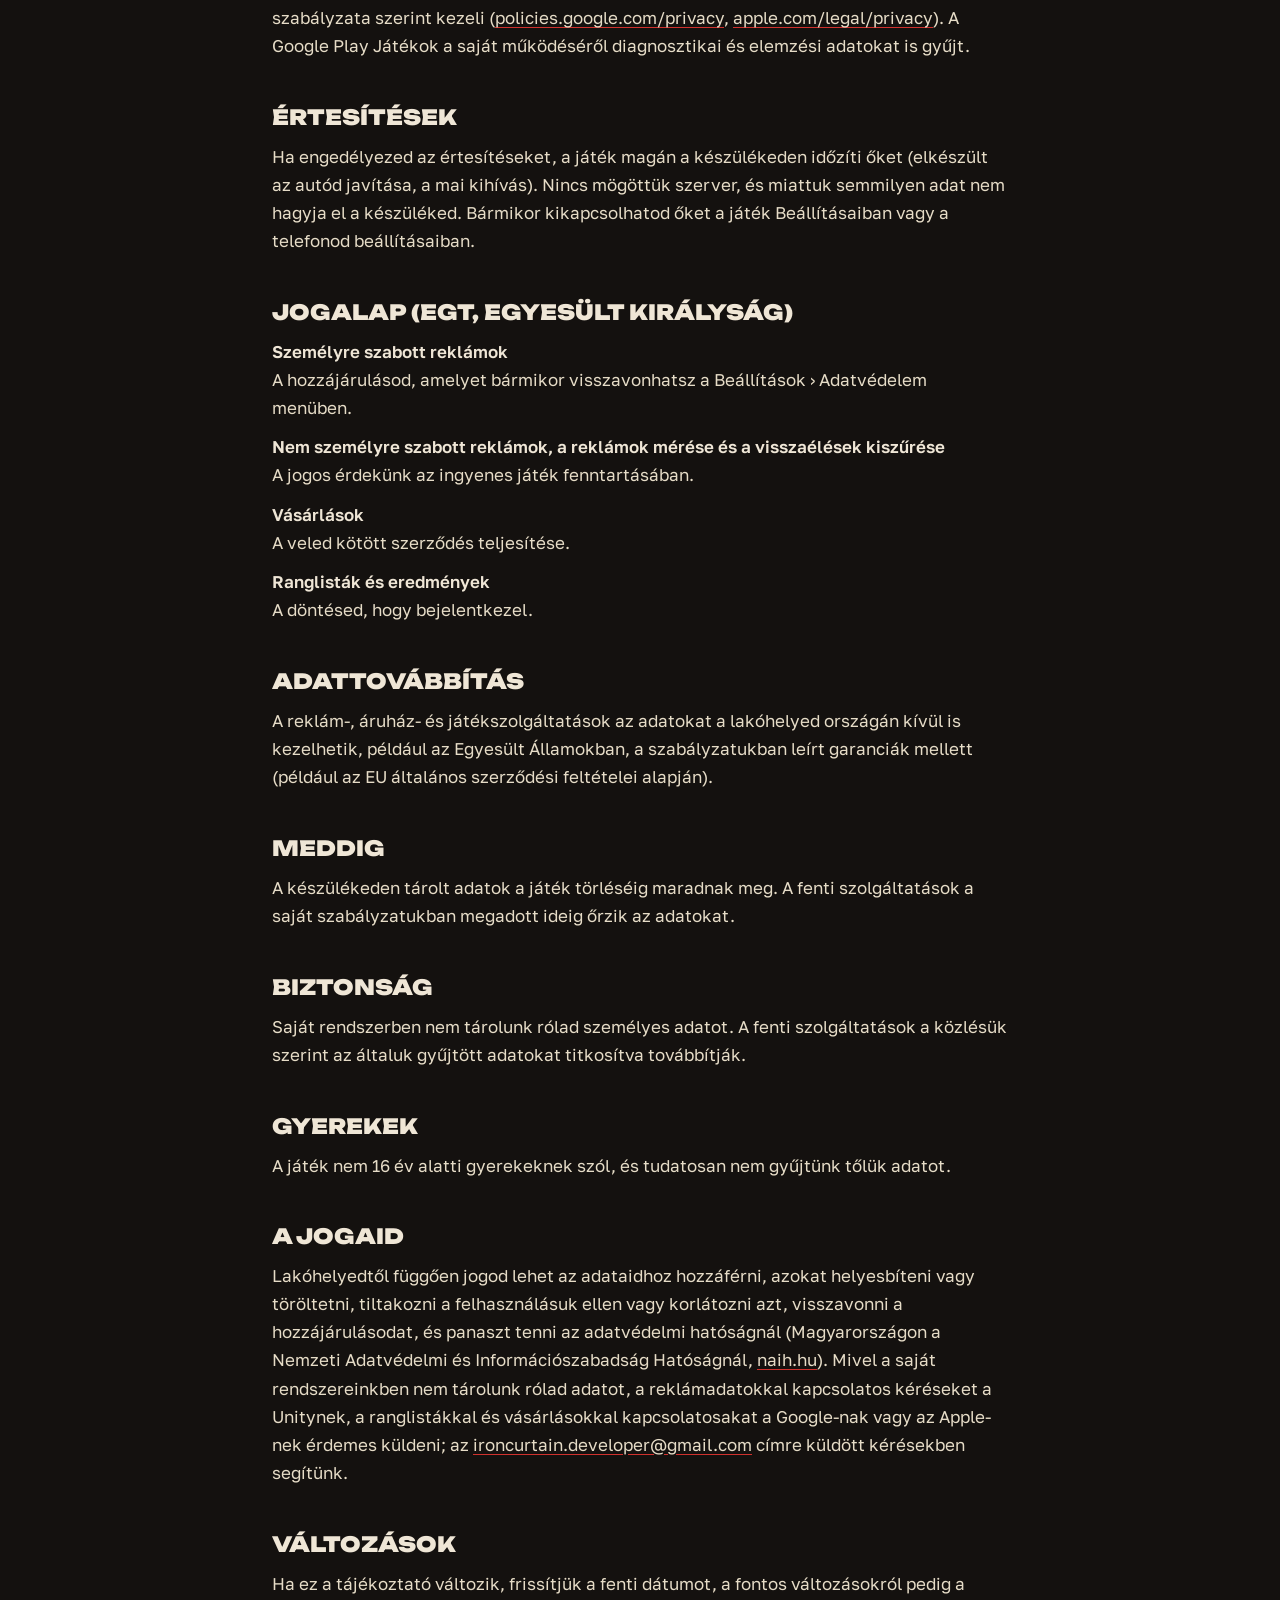
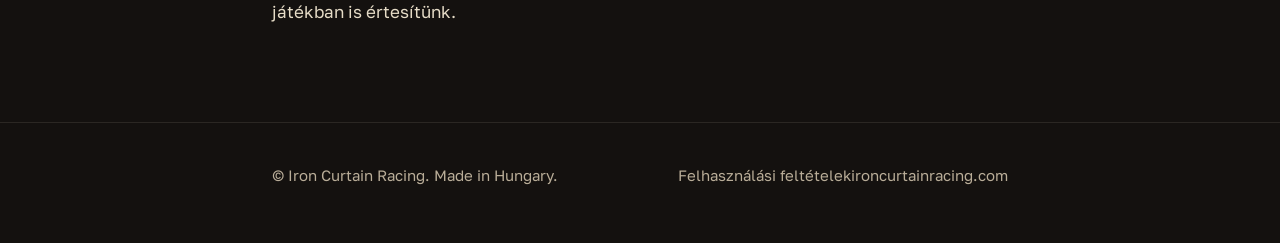
<file: privacy/hu/index.html>
<!doctype html>
<html lang="hu">
<head>
<meta charset="utf-8">
<meta name="viewport" content="width=device-width, initial-scale=1">
<title>Adatvédelmi tájékoztató · Iron Curtain Racing</title>
<meta name="description" content="Milyen adatokat kezel az Iron Curtain Racing játék, miért, és neked milyen választásod van.">
<link rel="canonical" href="https://ironcurtainracing.com/privacy/hu/">
<link rel="alternate" hreflang="en" href="https://ironcurtainracing.com/privacy/">
<link rel="alternate" hreflang="hu" href="https://ironcurtainracing.com/privacy/hu/">
<meta name="theme-color" content="#14110f">
<link rel="stylesheet" href="../style.css">
</head>
<body>

<nav class="top">
  <div class="wrap">
    <a class="brand" href="../../">Iron Curtain <span>Racing</span></a>
    <div class="lang">
      <a href="../" lang="en" hreflang="en">English</a>
      <a href="./" aria-current="page">Magyar</a>
    </div>
  </div>
</nav>

<main class="wrap">
  <p class="kicker">Iron Curtain Racing</p>
  <h1>Adatvédelmi tájékoztató</h1>
  <p class="updated">Utolsó módosítás: 2026. november 13.</p>

  <p class="intro">Az Iron Curtain Racing („a játék”) készítője a magyarországi Unblocked Games („mi”). Ez a tájékoztató leírja, milyen adatokat kezel a játék, miért, és neked milyen választásod van. Kérdések és kérések: <a href="mailto:ironcurtain.developer@gmail.com">ironcurtain.developer@gmail.com</a>.</p>

  <h2>Amit maga a játék tárol</h2>
  <p>A játéknak nincs fiókja és nincs saját szervere. A haladásod (pénz, autók, fényezés, matricák, beállítások, küldetések), a reklámokról adott válaszod és a fotómódban készített képek csak a készülékeden tárolódnak, és a játék törlésével törlődnek. Egy kép csak akkor hagyja el a készüléked, ha te magad osztod meg a telefon megosztási menüjével.</p>

  <h2>Reklámok</h2>
  <p>A játék a versenyek között reklámot mutat, és önkéntes, jutalmazott reklámokat is felkínál. Ezeket a Unity LevelPlay szolgálja ki az ironSource Ads és a Unity Ads hálózatával, amelyeket a Unity Technologies és vállalatcsoportja üzemeltet. A reklámok megjelenítéséhez, méréséhez és a visszaélések kiszűréséhez ezek a szolgáltatások a következőket gyűjtik a készülékedről: a készülék hirdetési azonosítóját és más készülékazonosítókat, az IP-címből becsült hozzávetőleges helyet, a készülék és az alkalmazás adatait (típus, operációs rendszer, nyelv, kapcsolat típusa), a reklámokkal való interakciót, valamint a reklámok működésére vonatkozó diagnosztikai adatokat.</p>
  <p>A garázs első megnyitásakor a játék megkérdezi, használhatják-e a reklámhálózatok a hirdetési azonosítódat személyre szabott reklámokhoz. Ha engedélyezed, a reklámok személyre szabottak lehetnek; ha nem, továbbra is látsz reklámot, de az adataid alapján történő személyre szabás nélkül. A válaszodat bármikor megváltoztathatod a Beállítások › Adatvédelem menüben. iPhone-on és iPaden, ha engedélyezed a személyre szabott reklámokat, az iOS külön is megkérdezi, követhet-e a játék (App Tracking Transparency); ezt az iOS Beállításaiban változtathatod meg. A hirdetési azonosítót a készüléked beállításaiban is visszaállíthatod vagy korlátozhatod.</p>
  <p>Hogy a Unity hogyan kezeli ezeket az adatokat, az adatvédelmi szabályzatában olvashatod: <a href="https://unity.com/legal/game-player-and-app-user-privacy-policy">unity.com/legal/game-player-and-app-user-privacy-policy</a></p>

  <h2>Vásárlások</h2>
  <p>Az alkalmazáson belüli vásárlásokat a Google Play Áruház vagy az Apple App Store bonyolítja. A fizetési adataidat nem kapjuk meg; a játék csak azt tudja meg, mit vásároltál, hogy odaadhassa, és vissza tudja állítani a vásárlásaidat.</p>

  <h2>Ranglisták és eredmények</h2>
  <p>Ha bejelentkezel a Google Play Játékokba (Android) vagy a Game Centerbe (iOS), a játék elküldi oda a legjobb köridőidet és a megszerzett eredményeidet, az ottani játékosprofilodhoz. Ezeket az adatokat a Google és az Apple a saját adatvédelmi szabályzata szerint kezeli (<a href="https://policies.google.com/privacy">policies.google.com/privacy</a>, <a href="https://www.apple.com/legal/privacy/">apple.com/legal/privacy</a>). A Google Play Játékok a saját működéséről diagnosztikai és elemzési adatokat is gyűjt.</p>

  <h2>Értesítések</h2>
  <p>Ha engedélyezed az értesítéseket, a játék magán a készülékeden időzíti őket (elkészült az autód javítása, a mai kihívás). Nincs mögöttük szerver, és miattuk semmilyen adat nem hagyja el a készüléked. Bármikor kikapcsolhatod őket a játék Beállításaiban vagy a telefonod beállításaiban.</p>

  <h2>Jogalap (EGT, Egyesült Királyság)</h2>
  <dl>
    <dt>Személyre szabott reklámok</dt>
    <dd>A hozzájárulásod, amelyet bármikor visszavonhatsz a Beállítások › Adatvédelem menüben.</dd>
    <dt>Nem személyre szabott reklámok, a reklámok mérése és a visszaélések kiszűrése</dt>
    <dd>A jogos érdekünk az ingyenes játék fenntartásában.</dd>
    <dt>Vásárlások</dt>
    <dd>A veled kötött szerződés teljesítése.</dd>
    <dt>Ranglisták és eredmények</dt>
    <dd>A döntésed, hogy bejelentkezel.</dd>
  </dl>

  <h2>Adattovábbítás</h2>
  <p>A reklám-, áruház- és játékszolgáltatások az adatokat a lakóhelyed országán kívül is kezelhetik, például az Egyesült Államokban, a szabályzatukban leírt garanciák mellett (például az EU általános szerződési feltételei alapján).</p>

  <h2>Meddig</h2>
  <p>A készülékeden tárolt adatok a játék törléséig maradnak meg. A fenti szolgáltatások a saját szabályzatukban megadott ideig őrzik az adatokat.</p>

  <h2>Biztonság</h2>
  <p>Saját rendszerben nem tárolunk rólad személyes adatot. A fenti szolgáltatások a közlésük szerint az általuk gyűjtött adatokat titkosítva továbbítják.</p>

  <h2>Gyerekek</h2>
  <p>A játék nem 16 év alatti gyerekeknek szól, és tudatosan nem gyűjtünk tőlük adatot.</p>

  <h2>A jogaid</h2>
  <p>Lakóhelyedtől függően jogod lehet az adataidhoz hozzáférni, azokat helyesbíteni vagy töröltetni, tiltakozni a felhasználásuk ellen vagy korlátozni azt, visszavonni a hozzájárulásodat, és panaszt tenni az adatvédelmi hatóságnál (Magyarországon a Nemzeti Adatvédelmi és Információszabadság Hatóságnál, <a href="https://naih.hu">naih.hu</a>). Mivel a saját rendszereinkben nem tárolunk rólad adatot, a reklámadatokkal kapcsolatos kéréseket a Unitynek, a ranglistákkal és vásárlásokkal kapcsolatosakat a Google-nak vagy az Apple-nek érdemes küldeni; az <a href="mailto:ironcurtain.developer@gmail.com">ironcurtain.developer@gmail.com</a> címre küldött kérésekben segítünk.</p>

  <h2>Változások</h2>
  <p>Ha ez a tájékoztató változik, frissítjük a fenti dátumot, a fontos változásokról pedig a játékban is értesítünk.</p>
</main>

<footer>
  <div class="wrap">
    <div>© Iron Curtain Racing. Made in Hungary.</div>
    <div><a href="../../terms/hu/">Felhasználási feltételek</a><a href="../../">ironcurtainracing.com</a></div>
  </div>
</footer>

</body>
</html>
</file>
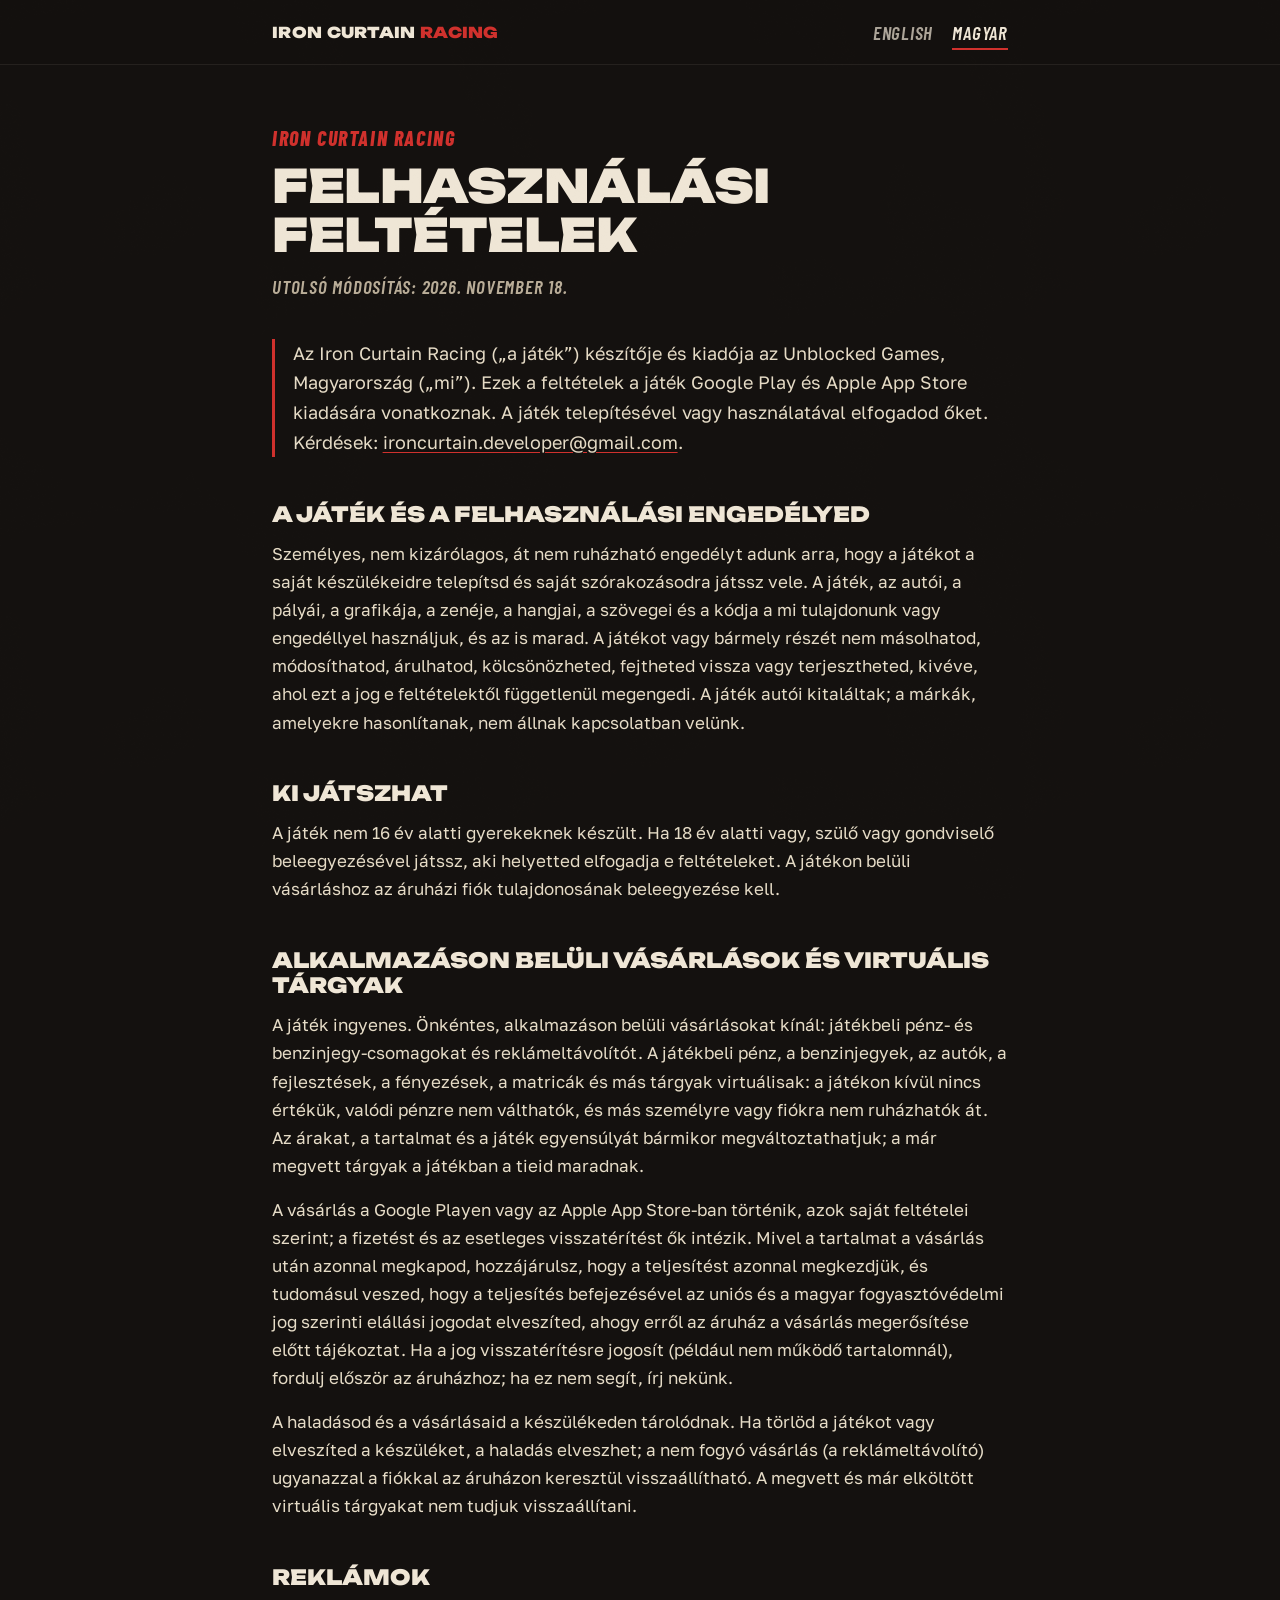
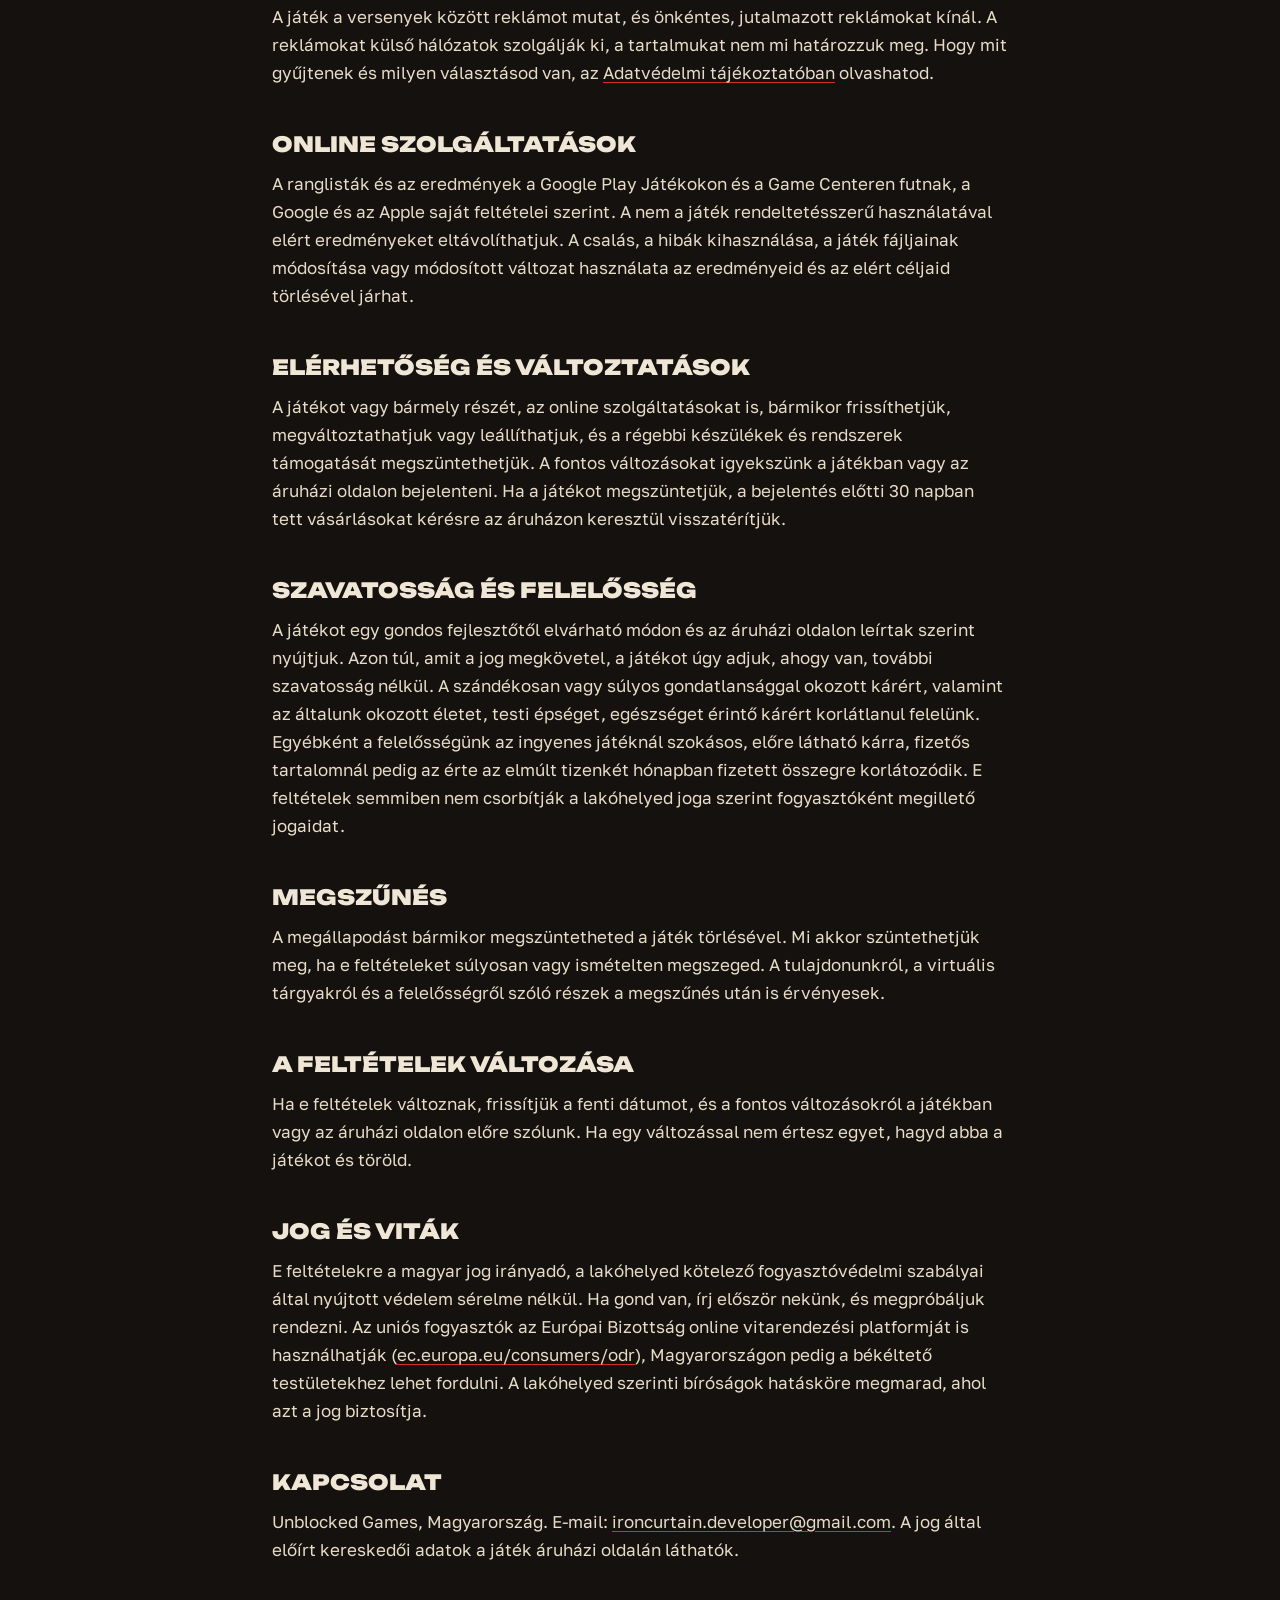
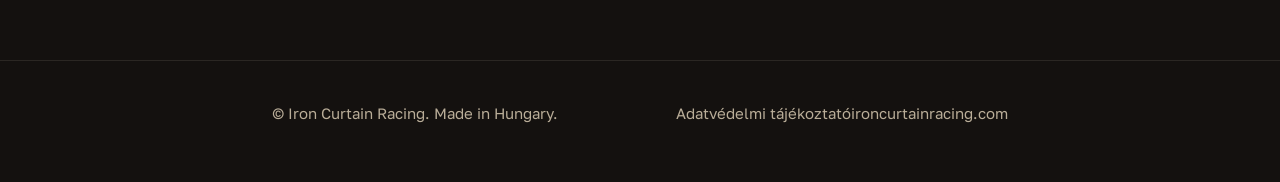
<file: terms/hu/index.html>
<!doctype html>
<html lang="hu">
<head>
<meta charset="utf-8">
<meta name="viewport" content="width=device-width, initial-scale=1">
<title>Felhasználási feltételek · Iron Curtain Racing</title>
<meta name="description" content="Milyen feltételekkel játszhatod az Iron Curtain Racing játékot.">
<link rel="canonical" href="https://ironcurtainracing.com/terms/hu/">
<link rel="alternate" hreflang="en" href="https://ironcurtainracing.com/terms/">
<link rel="alternate" hreflang="hu" href="https://ironcurtainracing.com/terms/hu/">
<meta name="theme-color" content="#14110f">
<link rel="stylesheet" href="../../privacy/style.css">
</head>
<body>

<nav class="top">
  <div class="wrap">
    <a class="brand" href="../../">Iron Curtain <span>Racing</span></a>
    <div class="lang">
      <a href="../" lang="en" hreflang="en">English</a>
      <a href="./" aria-current="page">Magyar</a>
    </div>
  </div>
</nav>

<main class="wrap">
  <p class="kicker">Iron Curtain Racing</p>
  <h1>Felhasználási feltételek</h1>
  <p class="updated">Utolsó módosítás: 2026. november 18.</p>

  <p class="intro">Az Iron Curtain Racing („a játék”) készítője és kiadója az Unblocked Games, Magyarország („mi”). Ezek a feltételek a játék Google Play és Apple App Store kiadására vonatkoznak. A játék telepítésével vagy használatával elfogadod őket. Kérdések: <a href="mailto:ironcurtain.developer@gmail.com">ironcurtain.developer@gmail.com</a>.</p>

  <h2>A játék és a felhasználási engedélyed</h2>
  <p>Személyes, nem kizárólagos, át nem ruházható engedélyt adunk arra, hogy a játékot a saját készülékeidre telepítsd és saját szórakozásodra játssz vele. A játék, az autói, a pályái, a grafikája, a zenéje, a hangjai, a szövegei és a kódja a mi tulajdonunk vagy engedéllyel használjuk, és az is marad. A játékot vagy bármely részét nem másolhatod, módosíthatod, árulhatod, kölcsönözheted, fejtheted vissza vagy terjesztheted, kivéve, ahol ezt a jog e feltételektől függetlenül megengedi. A játék autói kitaláltak; a márkák, amelyekre hasonlítanak, nem állnak kapcsolatban velünk.</p>

  <h2>Ki játszhat</h2>
  <p>A játék nem 16 év alatti gyerekeknek készült. Ha 18 év alatti vagy, szülő vagy gondviselő beleegyezésével játssz, aki helyetted elfogadja e feltételeket. A játékon belüli vásárláshoz az áruházi fiók tulajdonosának beleegyezése kell.</p>

  <h2>Alkalmazáson belüli vásárlások és virtuális tárgyak</h2>
  <p>A játék ingyenes. Önkéntes, alkalmazáson belüli vásárlásokat kínál: játékbeli pénz- és benzinjegy-csomagokat és reklámeltávolítót. A játékbeli pénz, a benzinjegyek, az autók, a fejlesztések, a fényezések, a matricák és más tárgyak virtuálisak: a játékon kívül nincs értékük, valódi pénzre nem válthatók, és más személyre vagy fiókra nem ruházhatók át. Az árakat, a tartalmat és a játék egyensúlyát bármikor megváltoztathatjuk; a már megvett tárgyak a játékban a tieid maradnak.</p>
  <p>A vásárlás a Google Playen vagy az Apple App Store-ban történik, azok saját feltételei szerint; a fizetést és az esetleges visszatérítést ők intézik. Mivel a tartalmat a vásárlás után azonnal megkapod, hozzájárulsz, hogy a teljesítést azonnal megkezdjük, és tudomásul veszed, hogy a teljesítés befejezésével az uniós és a magyar fogyasztóvédelmi jog szerinti elállási jogodat elveszíted, ahogy erről az áruház a vásárlás megerősítése előtt tájékoztat. Ha a jog visszatérítésre jogosít (például nem működő tartalomnál), fordulj először az áruházhoz; ha ez nem segít, írj nekünk.</p>
  <p>A haladásod és a vásárlásaid a készülékeden tárolódnak. Ha törlöd a játékot vagy elveszíted a készüléket, a haladás elveszhet; a nem fogyó vásárlás (a reklámeltávolító) ugyanazzal a fiókkal az áruházon keresztül visszaállítható. A megvett és már elköltött virtuális tárgyakat nem tudjuk visszaállítani.</p>

  <h2>Reklámok</h2>
  <p>A játék a versenyek között reklámot mutat, és önkéntes, jutalmazott reklámokat kínál. A reklámokat külső hálózatok szolgálják ki, a tartalmukat nem mi határozzuk meg. Hogy mit gyűjtenek és milyen választásod van, az <a href="../../privacy/hu/">Adatvédelmi tájékoztatóban</a> olvashatod.</p>

  <h2>Online szolgáltatások</h2>
  <p>A ranglisták és az eredmények a Google Play Játékokon és a Game Centeren futnak, a Google és az Apple saját feltételei szerint. A nem a játék rendeltetésszerű használatával elért eredményeket eltávolíthatjuk. A csalás, a hibák kihasználása, a játék fájljainak módosítása vagy módosított változat használata az eredményeid és az elért céljaid törlésével járhat.</p>

  <h2>Elérhetőség és változtatások</h2>
  <p>A játékot vagy bármely részét, az online szolgáltatásokat is, bármikor frissíthetjük, megváltoztathatjuk vagy leállíthatjuk, és a régebbi készülékek és rendszerek támogatását megszüntethetjük. A fontos változásokat igyekszünk a játékban vagy az áruházi oldalon bejelenteni. Ha a játékot megszüntetjük, a bejelentés előtti 30 napban tett vásárlásokat kérésre az áruházon keresztül visszatérítjük.</p>

  <h2>Szavatosság és felelősség</h2>
  <p>A játékot egy gondos fejlesztőtől elvárható módon és az áruházi oldalon leírtak szerint nyújtjuk. Azon túl, amit a jog megkövetel, a játékot úgy adjuk, ahogy van, további szavatosság nélkül. A szándékosan vagy súlyos gondatlansággal okozott kárért, valamint az általunk okozott életet, testi épséget, egészséget érintő kárért korlátlanul felelünk. Egyébként a felelősségünk az ingyenes játéknál szokásos, előre látható kárra, fizetős tartalomnál pedig az érte az elmúlt tizenkét hónapban fizetett összegre korlátozódik. E feltételek semmiben nem csorbítják a lakóhelyed joga szerint fogyasztóként megillető jogaidat.</p>

  <h2>Megszűnés</h2>
  <p>A megállapodást bármikor megszüntetheted a játék törlésével. Mi akkor szüntethetjük meg, ha e feltételeket súlyosan vagy ismételten megszeged. A tulajdonunkról, a virtuális tárgyakról és a felelősségről szóló részek a megszűnés után is érvényesek.</p>

  <h2>A feltételek változása</h2>
  <p>Ha e feltételek változnak, frissítjük a fenti dátumot, és a fontos változásokról a játékban vagy az áruházi oldalon előre szólunk. Ha egy változással nem értesz egyet, hagyd abba a játékot és töröld.</p>

  <h2>Jog és viták</h2>
  <p>E feltételekre a magyar jog irányadó, a lakóhelyed kötelező fogyasztóvédelmi szabályai által nyújtott védelem sérelme nélkül. Ha gond van, írj először nekünk, és megpróbáljuk rendezni. Az uniós fogyasztók az Európai Bizottság online vitarendezési platformját is használhatják (<a href="https://ec.europa.eu/consumers/odr">ec.europa.eu/consumers/odr</a>), Magyarországon pedig a békéltető testületekhez lehet fordulni. A lakóhelyed szerinti bíróságok hatásköre megmarad, ahol azt a jog biztosítja.</p>

  <h2>Kapcsolat</h2>
  <p>Unblocked Games, Magyarország. E-mail: <a href="mailto:ironcurtain.developer@gmail.com">ironcurtain.developer@gmail.com</a>. A jog által előírt kereskedői adatok a játék áruházi oldalán láthatók.</p>
</main>

<footer>
  <div class="wrap">
    <div>© Iron Curtain Racing. Made in Hungary.</div>
    <div><a href="../../privacy/hu/">Adatvédelmi tájékoztató</a><a href="../../">ironcurtainracing.com</a></div>
  </div>
</footer>

</body>
</html>
</file>
<file: privacy/style.css>
/* The privacy policy's pages (privacy/ and privacy/hu/): the home page's colours and type, set for reading */
@font-face { font-family: "Unbounded"; src: url(../fonts/Unbounded-Black.ttf) format("truetype"); font-weight: 900; font-display: swap; }
@font-face { font-family: "Barlow Condensed"; src: url(../fonts/BarlowCondensed-ExtraBoldItalic.ttf) format("truetype"); font-weight: 800; font-style: italic; font-display: swap; }
@font-face { font-family: "Barlow Condensed"; src: url(../fonts/BarlowCondensed-SemiBoldItalic.ttf) format("truetype"); font-weight: 600; font-style: italic; font-display: swap; }
@font-face { font-family: "Golos Text"; src: url(../fonts/GolosText-Regular.ttf) format("truetype"); font-weight: 400; font-display: swap; }
@font-face { font-family: "Golos Text"; src: url(../fonts/GolosText-SemiBold.ttf) format("truetype"); font-weight: 600; font-display: swap; }

:root {
  color-scheme: dark;
  --red: #d0312d; --cream: #efe6d6; --paper: #e6dcc7; --ink: #14110f;
  --muted: #b9ad98;
  --display: "Unbounded", Impact, sans-serif;
  --cond: "Barlow Condensed", "Arial Narrow", sans-serif;
  --body: "Golos Text", -apple-system, "Segoe UI", Roboto, sans-serif;
}
* { box-sizing: border-box; }
body { margin: 0; background: var(--ink); color: var(--cream); font: 400 17px/1.65 var(--body); }
a { color: inherit; }
.wrap { width: min(46rem, 100% - 2rem); margin-inline: auto; }

/* Grain over everything, as on the home page */
body::after { content: ""; position: fixed; inset: 0; pointer-events: none; z-index: 50;
  background: url(../img/grime.png); opacity: .06; mix-blend-mode: overlay; }

/* Navigation */
.top { position: sticky; top: 0; z-index: 40; background: rgba(20,17,15,.92); backdrop-filter: blur(6px);
  box-shadow: 0 1px 0 rgba(239,230,214,.08); }
.top .wrap { display: flex; align-items: center; justify-content: space-between; gap: 1rem; height: 64px; }
.top .brand { white-space: nowrap; font: 900 15px/1 var(--display); letter-spacing: .02em; text-decoration: none; text-transform: uppercase; }
.top .brand span { color: var(--red); }
.lang { display: flex; gap: 1.2rem; }
.lang a { font: 600 italic 19px/1 var(--cond); text-transform: uppercase; letter-spacing: .04em; text-decoration: none; opacity: .7;
  padding: .5rem 0; }
.lang a:hover { opacity: 1; color: var(--red); }
.lang a[aria-current] { opacity: 1; box-shadow: inset 0 -2px 0 var(--red); }
@media (max-width: 420px) { .top .brand { font-size: 12px; } .lang { gap: .9rem; } }

/* The document */
main { padding: 4rem 0 5rem; }
.kicker { font: 800 italic 20px/1 var(--cond); color: var(--red); text-transform: uppercase; letter-spacing: .08em; margin: 0 0 .9rem; }
h1 { font: 900 clamp(28px, 6vw, 46px)/1.06 var(--display); text-transform: uppercase; letter-spacing: -.01em; margin: 0 0 1rem;
  overflow-wrap: anywhere; }
.updated { margin: 0 0 2.5rem; font: 600 italic 19px/1.2 var(--cond); text-transform: uppercase; letter-spacing: .04em; color: var(--muted); }
.intro { font-size: 18px; color: var(--paper); padding-left: 1.1rem; border-left: 3px solid var(--red); }
h2 { font: 900 clamp(17px, 2.6vw, 21px)/1.2 var(--display); text-transform: uppercase; margin: 2.8rem 0 .8rem; }
p { margin: 0 0 1rem; }
main p, main li { color: var(--paper); }
main a { text-decoration: underline; text-decoration-color: var(--red); text-underline-offset: .18em; overflow-wrap: anywhere; }
main a:hover { color: #fff; }
dl { margin: 0 0 1rem; }
dt { font-weight: 600; color: var(--cream); margin-top: .7rem; }
dd { margin: 0; color: var(--paper); }

footer { padding: 2.5rem 0 3.5rem; border-top: 1px solid rgba(239,230,214,.1); color: var(--muted); font-size: 15px; }
footer .wrap { display: flex; flex-wrap: wrap; gap: .8rem 2rem; align-items: center; justify-content: space-between; }
footer a { text-decoration: none; }
footer a:hover { color: var(--cream); }

@media print {
  body { background: #fff; color: #000; }
  body::after, .top, footer { display: none; }
  main p, main li, dd, dt, .intro, .updated { color: #000; }
}
</file>
